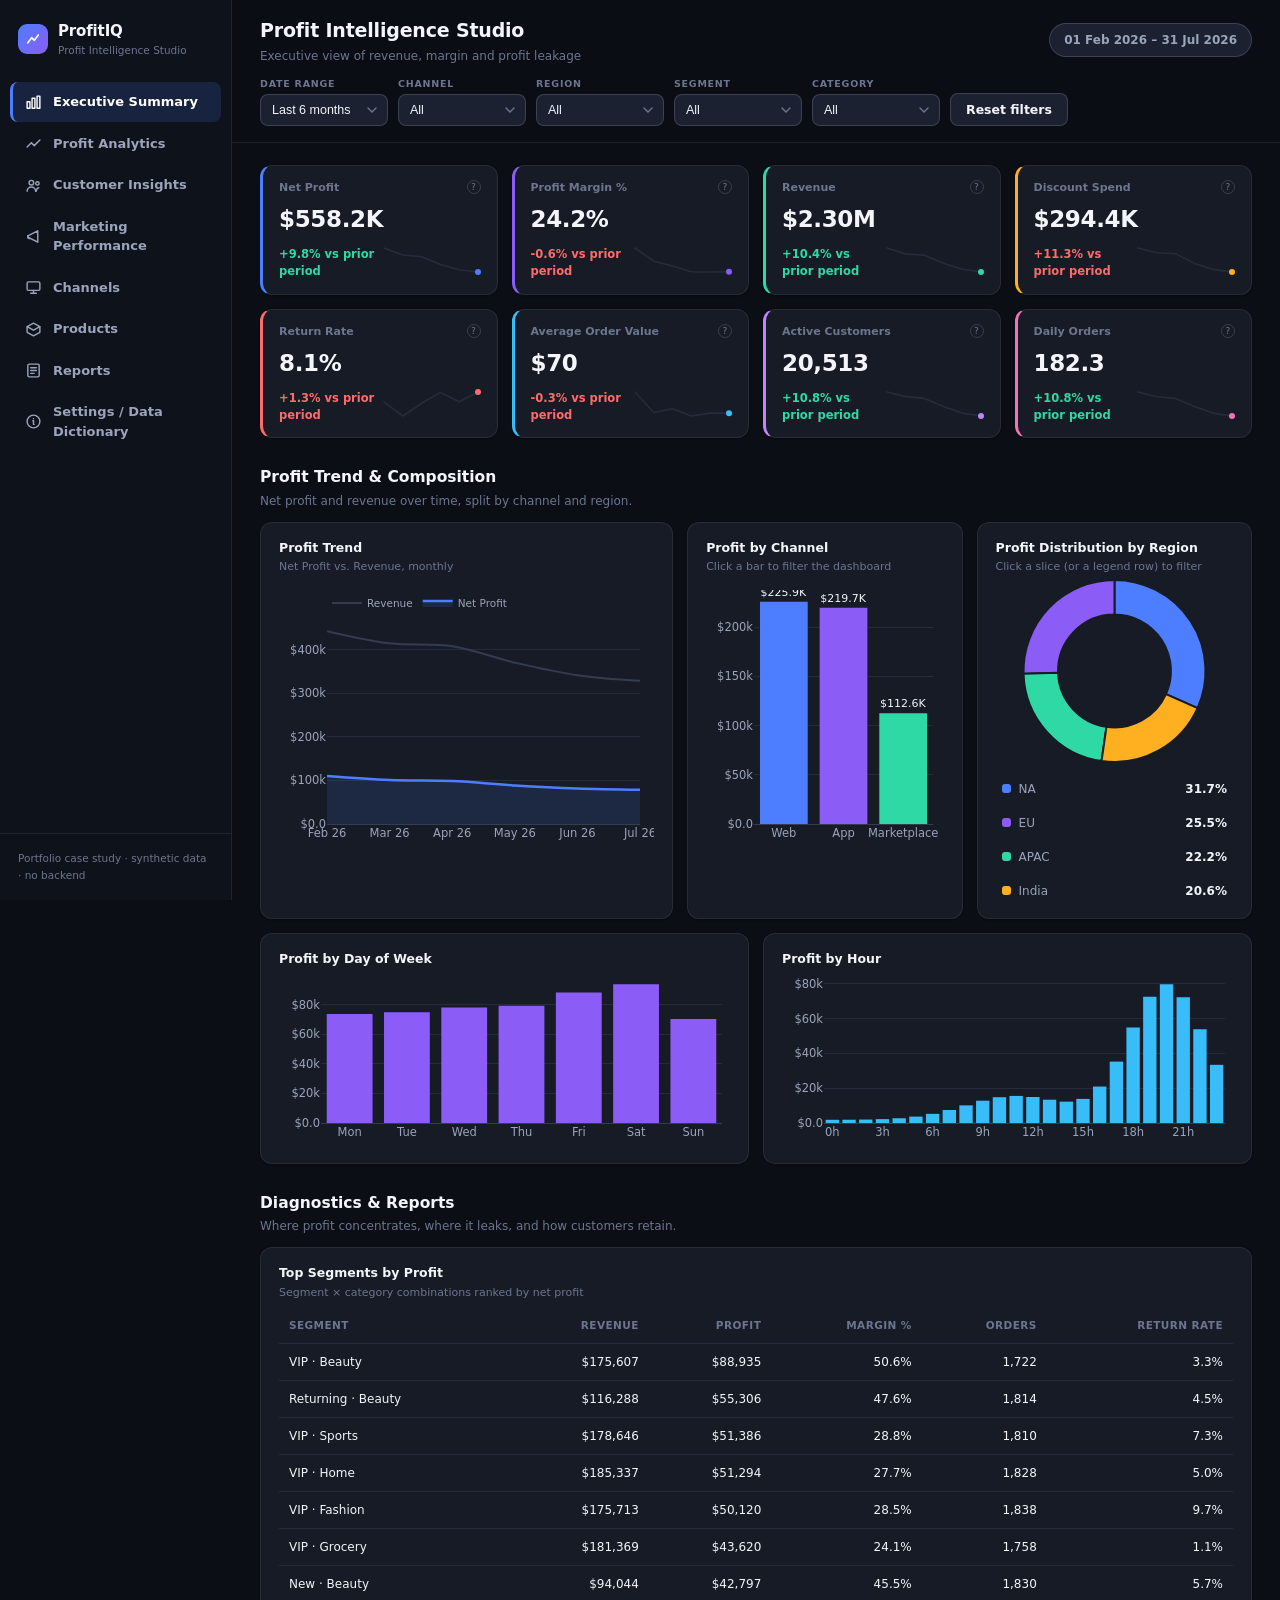
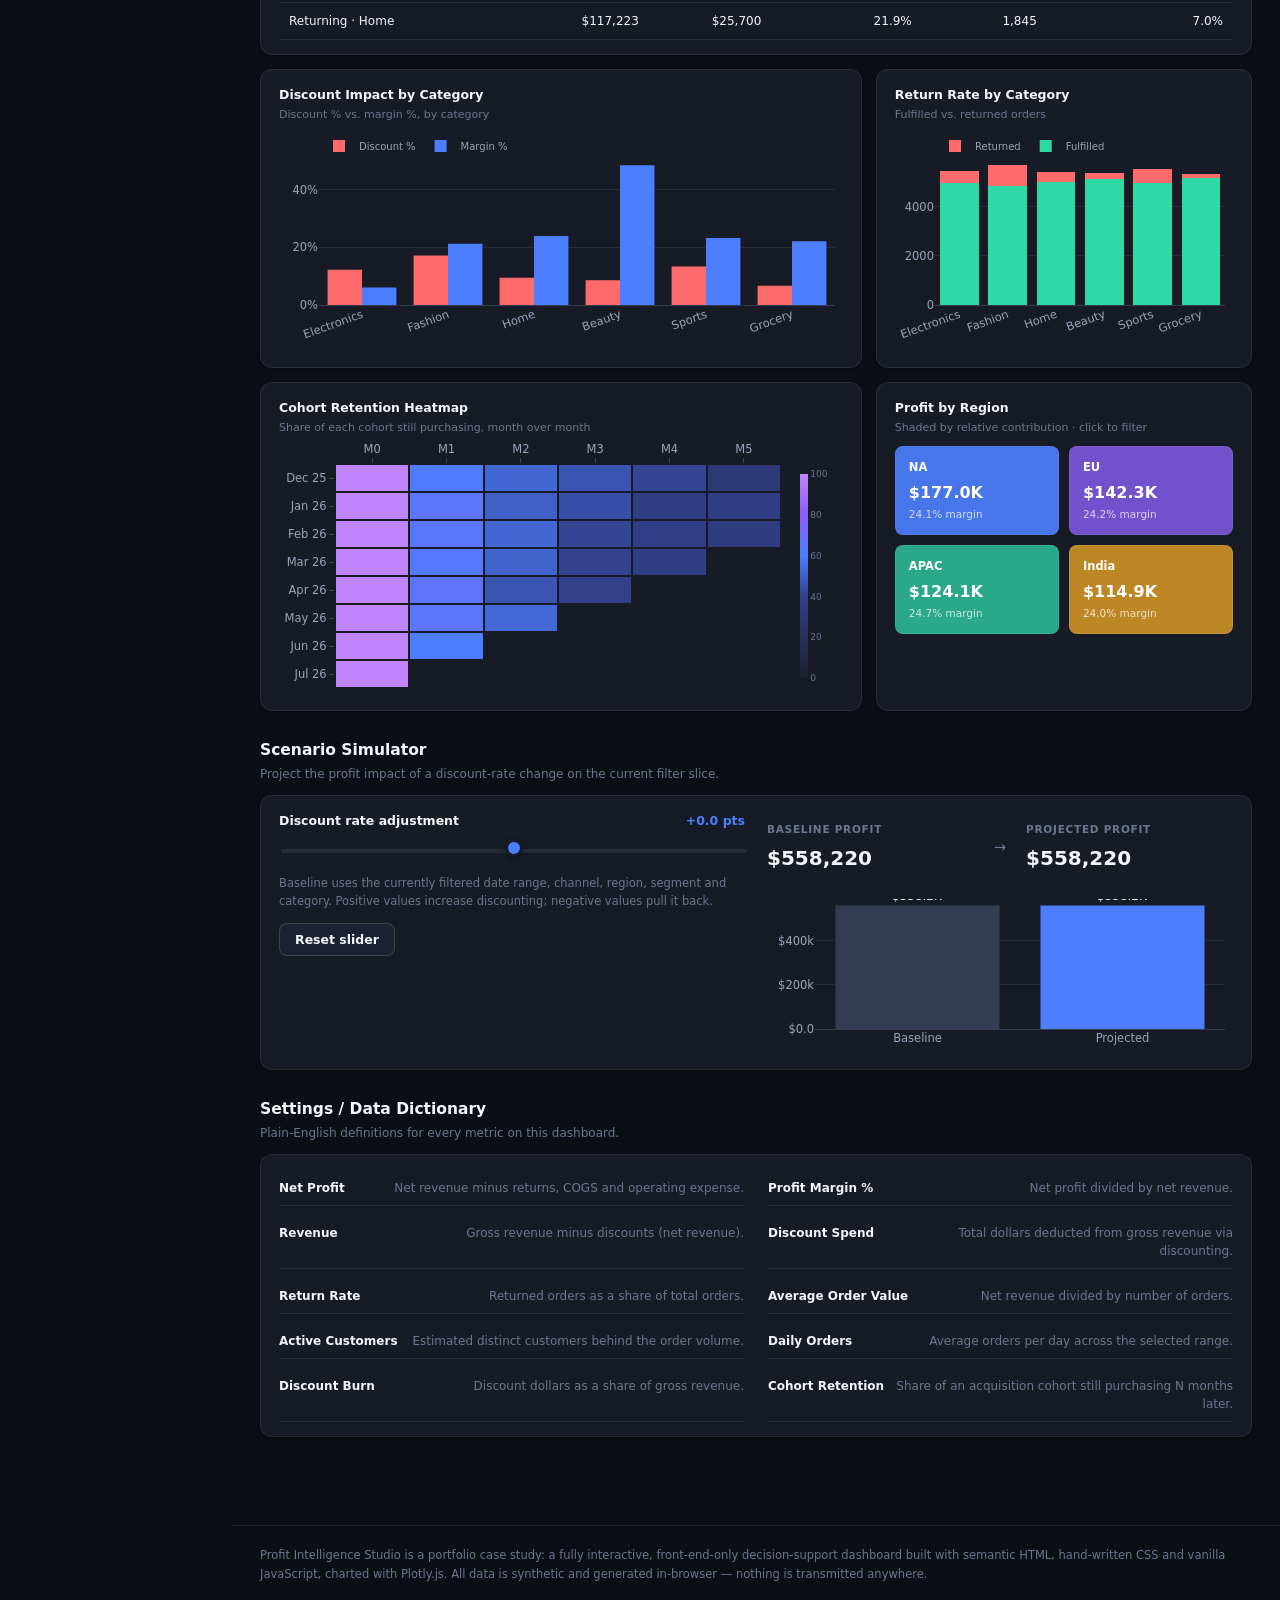
<file: Reva Arora Portfolio 3/profit-intelligence-studio/profit-intelligence-studio.html>
<!DOCTYPE html>
<html lang="en">
<head>
<meta charset="UTF-8">
<meta name="viewport" content="width=device-width, initial-scale=1.0">
<title>Profit Intelligence Studio &mdash; Executive Profit Analytics</title>
<meta name="description" content="A dense, Razorpay-style executive profit analytics dashboard for e-commerce: revenue, margin, discount burn, returns and channel/region profitability in one view.">
<script src="https://cdn.plot.ly/plotly-latest.min.js"></script>
<style>
/* =====================================================================
   DESIGN TOKENS -- dark, saturated blue/purple accents, warm negative
   ===================================================================== */
:root{
  --page:            #0b0e14;
  --sidebar-bg:       #0e121a;
  --surface-1:       #161b25;
  --surface-2:       #1b2130;
  --surface-3:       #212939;
  --text-primary:    #f3f5fa;
  --text-secondary:  #9aa4ba;
  --text-muted:      #6c7690;
  --border:          rgba(255,255,255,0.08);
  --border-strong:   rgba(255,255,255,0.15);
  --grid-line:       #242c3c;
  --baseline:        #333c50;

  --series-1: #4C7EFF; /* blue    */
  --series-2: #8B5CF6; /* purple  */
  --series-3: #2ED9A6; /* teal    */
  --series-4: #FFB020; /* amber   */
  --series-5: #FF6B6B; /* coral   */
  --series-6: #38BDF8; /* sky     */
  --series-7: #C084FC; /* lilac   */
  --series-8: #F472B6; /* pink    */

  --status-good:     #2ED9A6;
  --status-warning:  #FFB020;
  --status-serious:  #FF8A5B;
  --status-critical: #FF6B6B;

  --accent: #4C7EFF;
  --accent-ink: #ffffff;

  --radius-sm: 8px;
  --radius-md: 12px;
  --radius-lg: 16px;
  --shadow-rest: 0 1px 2px rgba(0,0,0,0.3);
  --shadow-hover: 0 18px 40px rgba(0,0,0,0.45), 0 2px 8px rgba(0,0,0,0.3);
  --ease: cubic-bezier(.2,.7,.3,1);
}
*,*::before,*::after{ box-sizing:border-box; }
html{ scroll-behavior:smooth; }
body{
  margin:0; background:var(--page); color:var(--text-primary);
  font-family: system-ui, -apple-system, "Segoe UI", sans-serif;
  font-size:14.5px; line-height:1.5; -webkit-font-smoothing:antialiased;
}
h1,h2,h3,h4,p{ margin:0; }
button{ font-family:inherit; }
.kicker{ font-size:10.5px; font-weight:700; letter-spacing:.1em; text-transform:uppercase; color:var(--text-muted); }

/* =====================================================================
   APP SHELL: sidebar + main column
   ===================================================================== */
.shell{ display:flex; min-height:100vh; }
.sidebar{
  width:232px; flex:none; background:var(--sidebar-bg); border-right:1px solid var(--border);
  position:sticky; top:0; height:100vh; overflow-y:auto; display:flex; flex-direction:column;
}
.side-brand{ display:flex; align-items:center; gap:10px; padding:20px 18px 16px; }
.side-brand .mark{ width:30px; height:30px; border-radius:9px; background:linear-gradient(135deg, var(--series-1), var(--series-2)); display:grid; place-items:center; flex:none; }
.side-brand .mark svg{ width:16px; height:16px; }
.side-brand .name{ font-weight:750; font-size:15px; letter-spacing:-0.01em; }
.side-brand .sub{ font-size:10.5px; color:var(--text-muted); }
.side-nav{ padding:8px 10px; display:flex; flex-direction:column; gap:2px; flex:1; }
.side-link{
  display:flex; align-items:center; gap:11px; padding:10px 12px; border-radius:var(--radius-sm);
  color:var(--text-secondary); text-decoration:none; font-size:13px; font-weight:600; cursor:pointer;
  border-left:3px solid transparent; transition:background .15s, color .15s;
}
.side-link svg{ width:17px; height:17px; flex:none; }
.side-link:hover{ background:var(--surface-1); color:var(--text-primary); }
.side-link.active{ background:color-mix(in srgb, var(--accent) 16%, transparent); color:#ffffff; border-left-color:var(--accent); }
.side-foot{ padding:16px 18px; border-top:1px solid var(--border); font-size:10.5px; color:var(--text-muted); line-height:1.6; }

.main-col{ flex:1; min-width:0; display:flex; flex-direction:column; }

/* =====================================================================
   TOP BAR
   ===================================================================== */
.topbar{ position:sticky; top:0; z-index:40; background:color-mix(in srgb, var(--page) 92%, transparent); backdrop-filter:blur(12px); border-bottom:1px solid var(--border); padding:16px 28px; }
.topbar-row1{ display:flex; align-items:center; justify-content:space-between; gap:16px; flex-wrap:wrap; margin-bottom:12px; }
.topbar-title h1{ font-size:19px; font-weight:750; letter-spacing:-0.01em; }
.topbar-title .sub{ font-size:12px; color:var(--text-muted); margin-top:2px; }
.date-badge{ background:var(--surface-2); border:1px solid var(--border-strong); border-radius:999px; padding:7px 14px; font-size:12px; font-weight:650; color:var(--text-secondary); }
.topbar-row2{ display:flex; align-items:center; gap:10px; flex-wrap:wrap; }
.filter-field{ display:flex; flex-direction:column; gap:3px; }
.filter-field label{ font-size:9.5px; font-weight:700; letter-spacing:.08em; text-transform:uppercase; color:var(--text-muted); }
.filter-field select{
  appearance:none; -webkit-appearance:none; background:var(--surface-2) url('data:image/svg+xml;utf8,<svg xmlns="http://www.w3.org/2000/svg" width="10" height="6"><path d="M1 1l4 4 4-4" stroke="%236c7690" stroke-width="1.4" fill="none" stroke-linecap="round"/></svg>') no-repeat right 10px center;
  border:1px solid var(--border-strong); border-radius:var(--radius-sm); padding:8px 28px 8px 11px; font-size:12.5px; color:var(--text-primary); min-width:128px; cursor:pointer;
}
.filter-field select:focus-visible{ outline:2px solid var(--accent); outline-offset:1px; }
.btn{ appearance:none; border:1px solid var(--border-strong); border-radius:var(--radius-sm); cursor:pointer; font-weight:650; font-size:12.5px; padding:8px 15px; background:var(--surface-2); color:var(--text-primary); transition:background .15s, transform .15s, box-shadow .15s; }
.btn:hover{ background:var(--surface-3); }
.btn-primary{ background:var(--accent); border-color:var(--accent); color:var(--accent-ink); }
.btn-primary:hover{ transform:translateY(-1px); box-shadow:var(--shadow-hover); }

/* =====================================================================
   MAIN CONTENT
   ===================================================================== */
main{ padding:22px 28px 60px; flex:1; }
section{ margin-bottom:28px; }
.section-title{ display:flex; align-items:baseline; justify-content:space-between; margin-bottom:12px; flex-wrap:wrap; gap:8px; }
.section-title h2{ font-size:15.5px; font-weight:700; }
.section-title p{ font-size:12px; color:var(--text-muted); margin-top:2px; }

.card{
  background:var(--surface-1); border:1px solid var(--border); border-radius:var(--radius-md);
  padding:16px 18px 14px; box-shadow:var(--shadow-rest); transition:box-shadow .2s var(--ease), transform .2s var(--ease);
  position:relative;
}
.card:hover{ box-shadow:var(--shadow-hover); }
.card-title{ font-size:12.5px; font-weight:700; color:var(--text-primary); display:flex; align-items:center; gap:6px; }
.card-sub{ font-size:11px; color:var(--text-muted); margin-top:2px; }

/* =====================================================================
   KPI ROW
   ===================================================================== */
.kpi-row{ display:grid; grid-template-columns:repeat(4, 1fr); gap:14px; }
@media (max-width:1200px){ .kpi-row{ grid-template-columns:repeat(2,1fr); } }
@media (max-width:560px){ .kpi-row{ grid-template-columns:1fr; } }
.kpi-card{ padding:14px 16px 12px; cursor:default; }
.kpi-top{ display:flex; justify-content:space-between; align-items:flex-start; }
.kpi-label{ font-size:11px; font-weight:650; color:var(--text-muted); }
.info-dot{ width:14px; height:14px; border-radius:50%; border:1px solid var(--border-strong); color:var(--text-muted); font-size:9px; display:grid; place-items:center; flex:none; cursor:default; }
.kpi-tip{ position:absolute; right:14px; top:34px; opacity:0; pointer-events:none; transform:translateY(4px); transition:opacity .15s, transform .15s; background:#000; color:#fff; font-size:11px; padding:8px 10px; border-radius:8px; max-width:200px; z-index:6; box-shadow:var(--shadow-hover); }
.info-dot:hover + .kpi-tip{ opacity:1; transform:translateY(0); pointer-events:auto; }
.kpi-value{ font-size:23px; font-weight:750; letter-spacing:-0.015em; margin-top:6px; }
.kpi-foot{ display:flex; justify-content:space-between; align-items:center; margin-top:8px; }
.kpi-delta{ font-size:11.5px; font-weight:700; }
.kpi-delta.up{ color:var(--status-good); } .kpi-delta.down{ color:var(--status-critical); } .kpi-delta.flat{ color:var(--text-muted); }

/* Colorful left accent per KPI, rotating through the palette */
.kpi-row .kpi-card:nth-child(1){ border-left:3px solid var(--series-1); }
.kpi-row .kpi-card:nth-child(2){ border-left:3px solid var(--series-2); }
.kpi-row .kpi-card:nth-child(3){ border-left:3px solid var(--series-3); }
.kpi-row .kpi-card:nth-child(4){ border-left:3px solid var(--series-4); }
.kpi-row .kpi-card:nth-child(5){ border-left:3px solid var(--series-5); }
.kpi-row .kpi-card:nth-child(6){ border-left:3px solid var(--series-6); }
.kpi-row .kpi-card:nth-child(7){ border-left:3px solid var(--series-7); }
.kpi-row .kpi-card:nth-child(8){ border-left:3px solid var(--series-8); }

/* =====================================================================
   CHART BANDS
   ===================================================================== */
.band-grid-main{ display:grid; grid-template-columns:1.5fr 1fr 1fr; gap:14px; margin-bottom:14px; }
@media (max-width:1200px){ .band-grid-main{ grid-template-columns:1fr; } }
.band-grid-secondary{ display:grid; grid-template-columns:1fr 1fr; gap:14px; }
@media (max-width:900px){ .band-grid-secondary{ grid-template-columns:1fr; } }
.lower-band{ display:grid; grid-template-columns:1.6fr 1fr; gap:14px; }
@media (max-width:1200px){ .lower-band{ grid-template-columns:1fr; } }
.lower-band .span-2{ grid-column:1 / -1; }
.chart-el{ width:100%; }
.donut-legend{ display:flex; flex-direction:column; gap:8px; margin-top:10px; }
.donut-legend-row{ display:flex; align-items:center; justify-content:space-between; font-size:12px; cursor:pointer; padding:4px 6px; border-radius:6px; transition:background .15s; }
.donut-legend-row:hover{ background:var(--surface-2); }
.donut-legend-row .lg-left{ display:flex; align-items:center; gap:8px; color:var(--text-secondary); }
.donut-legend-row .lg-dot{ width:9px; height:9px; border-radius:3px; flex:none; }
.donut-legend-row .lg-val{ font-weight:700; color:var(--text-primary); font-variant-numeric:tabular-nums; }

/* =====================================================================
   TABLE
   ===================================================================== */
table.data-table{ width:100%; border-collapse:collapse; font-size:12px; }
table.data-table th, table.data-table td{ text-align:right; padding:9px 10px; border-bottom:1px solid var(--grid-line); font-variant-numeric:tabular-nums; }
table.data-table th:first-child, table.data-table td:first-child{ text-align:left; font-variant-numeric:normal; }
table.data-table th{ color:var(--text-muted); font-weight:700; font-size:10.5px; text-transform:uppercase; letter-spacing:.04em; }
table.data-table tbody tr{ transition:background .15s; }
table.data-table tbody tr:hover{ background:var(--surface-2); }
table.data-table tbody tr.highlight{ background:color-mix(in srgb, var(--accent) 14%, transparent); }

/* =====================================================================
   REGION TILES
   ===================================================================== */
.region-tiles{ display:grid; grid-template-columns:repeat(2,1fr); gap:10px; }
.region-tile{ border-radius:var(--radius-sm); padding:12px 13px; border:1px solid var(--border); cursor:pointer; transition:transform .15s, box-shadow .15s; }
.region-tile:hover{ transform:translateY(-2px); box-shadow:var(--shadow-hover); }
.region-tile .rt-name{ font-size:11.5px; font-weight:700; color:#fff; }
.region-tile .rt-val{ font-size:16px; font-weight:750; color:#fff; margin-top:4px; }
.region-tile .rt-sub{ font-size:10.5px; color:rgba(255,255,255,.75); margin-top:2px; }

/* =====================================================================
   SIMULATOR
   ===================================================================== */
.sim-card{ display:grid; grid-template-columns:1fr 1fr; gap:22px; }
@media (max-width:900px){ .sim-card{ grid-template-columns:1fr; } }
.sim-control label{ display:flex; justify-content:space-between; font-size:12.5px; font-weight:700; margin-bottom:8px; }
.sim-control label span{ color:var(--accent); font-variant-numeric:tabular-nums; }
input[type="range"]{ -webkit-appearance:none; width:100%; height:4px; border-radius:999px; background:var(--grid-line); outline:none; }
input[type="range"]::-webkit-slider-thumb{ -webkit-appearance:none; width:18px; height:18px; border-radius:50%; background:var(--accent); border:3px solid var(--surface-1); box-shadow:0 1px 4px rgba(0,0,0,.4); cursor:pointer; margin-top:-7px; }
input[type="range"]::-moz-range-thumb{ width:18px; height:18px; border-radius:50%; background:var(--accent); border:3px solid var(--surface-1); cursor:pointer; }
.sim-compare{ display:flex; gap:20px; margin-top:10px; }
.sim-compare .col{ flex:1; }
.sim-compare .lab{ font-size:10.5px; text-transform:uppercase; letter-spacing:.07em; color:var(--text-muted); font-weight:700; }
.sim-compare .num{ font-size:20px; font-weight:750; margin-top:6px; }
.sim-arrow{ align-self:center; color:var(--text-muted); }
.sim-note{ font-size:11.5px; color:var(--text-muted); margin-top:14px; line-height:1.6; }

/* =====================================================================
   DATA DICTIONARY
   ===================================================================== */
.dict-grid{ display:grid; grid-template-columns:repeat(2,1fr); gap:10px 24px; }
@media (max-width:800px){ .dict-grid{ grid-template-columns:1fr; } }
.dict-row{ display:flex; justify-content:space-between; padding:8px 0; border-bottom:1px solid var(--grid-line); font-size:12px; gap:12px; }
.dict-row .term{ font-weight:700; color:var(--text-primary); flex:none; }
.dict-row .def{ color:var(--text-muted); text-align:right; }

footer{ padding:20px 28px 40px; border-top:1px solid var(--border); font-size:11.5px; color:var(--text-muted); line-height:1.7; }

/* Mobile: collapse sidebar to icon rail */
@media (max-width:860px){
  .sidebar{ width:64px; }
  .side-brand .name, .side-brand .sub, .side-link span.label{ display:none; }
  .side-brand{ justify-content:center; padding:18px 0; }
  .side-link{ justify-content:center; padding:12px 0; }
  main{ padding:18px 14px 50px; }
  .topbar{ padding:14px 16px; }
}
</style>
</head>
<body>
<div class="shell">

  <!-- =====================================================================
       LEFT SIDEBAR NAVIGATION
       ===================================================================== -->
  <nav class="sidebar" id="sidebar">
    <div class="side-brand">
      <span class="mark"><svg viewBox="0 0 24 24" fill="none"><path d="M4 18L10 10L14 14L20 6" stroke="white" stroke-width="2.4" stroke-linecap="round" stroke-linejoin="round"/></svg></span>
      <div><div class="name">ProfitIQ</div><div class="sub">Profit Intelligence Studio</div></div>
    </div>
    <div class="side-nav" id="sideNav">
      <a class="side-link active" data-scroll="kpi-executive"><svg viewBox="0 0 24 24" fill="none" stroke="currentColor" stroke-width="2" stroke-linecap="round" stroke-linejoin="round"><rect x="3" y="11" width="4" height="9"/><rect x="10" y="6" width="4" height="14"/><rect x="17" y="3" width="4" height="17"/></svg><span class="label">Executive Summary</span></a>
      <a class="side-link" data-scroll="profit-analytics"><svg viewBox="0 0 24 24" fill="none" stroke="currentColor" stroke-width="2" stroke-linecap="round" stroke-linejoin="round"><path d="M3 17l6-6 4 4 8-8"/></svg><span class="label">Profit Analytics</span></a>
      <a class="side-link" data-scroll="customer-insights"><svg viewBox="0 0 24 24" fill="none" stroke="currentColor" stroke-width="2" stroke-linecap="round" stroke-linejoin="round"><circle cx="9" cy="8" r="3.2"/><path d="M3 20c0-3.3 2.7-6 6-6s6 2.7 6 6"/><circle cx="17.5" cy="9" r="2.4"/><path d="M15.7 20c.4-2.7 2.4-4.7 3.8-4.9"/></svg><span class="label">Customer Insights</span></a>
      <a class="side-link" data-scroll="marketing-performance"><svg viewBox="0 0 24 24" fill="none" stroke="currentColor" stroke-width="2" stroke-linecap="round" stroke-linejoin="round"><path d="M4 11l14-7v16L4 13z"/><path d="M4 11v2a2 2 0 002 2h1"/></svg><span class="label">Marketing Performance</span></a>
      <a class="side-link" data-scroll="channels"><svg viewBox="0 0 24 24" fill="none" stroke="currentColor" stroke-width="2" stroke-linecap="round" stroke-linejoin="round"><rect x="3" y="4" width="18" height="12" rx="2"/><path d="M8 20h8M12 16v4"/></svg><span class="label">Channels</span></a>
      <a class="side-link" data-scroll="products"><svg viewBox="0 0 24 24" fill="none" stroke="currentColor" stroke-width="2" stroke-linecap="round" stroke-linejoin="round"><path d="M21 8l-9-5-9 5 9 5 9-5z"/><path d="M3 8v8l9 5 9-5V8"/></svg><span class="label">Products</span></a>
      <a class="side-link" data-scroll="reports"><svg viewBox="0 0 24 24" fill="none" stroke="currentColor" stroke-width="2" stroke-linecap="round" stroke-linejoin="round"><rect x="4" y="3" width="16" height="18" rx="2"/><path d="M8 8h8M8 12h8M8 16h5"/></svg><span class="label">Reports</span></a>
      <a class="side-link" data-scroll="data-dictionary"><svg viewBox="0 0 24 24" fill="none" stroke="currentColor" stroke-width="2" stroke-linecap="round" stroke-linejoin="round"><circle cx="12" cy="12" r="9"/><path d="M12 8v.01M11 11h1v5h1"/></svg><span class="label">Settings / Data Dictionary</span></a>
    </div>
    <div class="side-foot">Portfolio case study &middot; synthetic data &middot; no backend</div>
  </nav>

  <div class="main-col">

    <!-- ===================================================================
         TOP BAR
         =================================================================== -->
    <header class="topbar">
      <div class="topbar-row1">
        <div class="topbar-title">
          <h1>Profit Intelligence Studio</h1>
          <div class="sub">Executive view of revenue, margin and profit leakage</div>
        </div>
        <div style="display:flex; align-items:center; gap:10px;">
          <span class="date-badge" id="dateBadge">01 Apr 2024 &ndash; 30 Apr 2024</span>
        </div>
      </div>
      <div class="topbar-row2">
        <div class="filter-field">
          <label for="fDate">Date range</label>
          <select id="fDate">
            <option value="1">Last 1 month</option>
            <option value="3">Last 3 months</option>
            <option value="6" selected>Last 6 months</option>
            <option value="12">Last 12 months</option>
            <option value="24">All 24 months</option>
          </select>
        </div>
        <div class="filter-field"><label for="fChannel">Channel</label><select id="fChannel"><option value="all">All</option></select></div>
        <div class="filter-field"><label for="fRegion">Region</label><select id="fRegion"><option value="all">All</option></select></div>
        <div class="filter-field"><label for="fSegment">Segment</label><select id="fSegment"><option value="all">All</option></select></div>
        <div class="filter-field"><label for="fCategory">Category</label><select id="fCategory"><option value="all">All</option></select></div>
        <button class="btn" id="resetFilters" style="margin-top:16px;">Reset filters</button>
      </div>
    </header>

    <main>

      <!-- =================================================================
           KPI ROW
           ================================================================= -->
      <section class="kpi-row" id="kpi-executive"></section>

      <!-- =================================================================
           MIDDLE CHART BAND
           ================================================================= -->
      <section id="profit-analytics">
        <div class="section-title"><div><h2>Profit Trend &amp; Composition</h2><p>Net profit and revenue over time, split by channel and region.</p></div></div>
        <div class="band-grid-main">
          <div class="card">
            <div class="card-title">Profit Trend</div>
            <div class="card-sub">Net Profit vs. Revenue, monthly</div>
            <div id="trendChart" class="chart-el" style="height:280px;"></div>
          </div>
          <div class="card" id="channels">
            <div class="card-title">Profit by Channel</div>
            <div class="card-sub">Click a bar to filter the dashboard</div>
            <div id="channelChart" class="chart-el" style="height:280px;"></div>
          </div>
          <div class="card">
            <div class="card-title">Profit Distribution by Region</div>
            <div class="card-sub">Click a slice (or a legend row) to filter</div>
            <div id="regionDonut" class="chart-el" style="height:190px;"></div>
            <div class="donut-legend" id="regionLegend"></div>
          </div>
        </div>
        <div class="band-grid-secondary">
          <div class="card">
            <div class="card-title">Profit by Day of Week</div>
            <div id="dowChart" class="chart-el" style="height:180px;"></div>
          </div>
          <div class="card">
            <div class="card-title">Profit by Hour</div>
            <div id="hourChart" class="chart-el" style="height:180px;"></div>
          </div>
        </div>
      </section>

      <!-- =================================================================
           LOWER BAND -- TABLES & DIAGNOSTICS
           ================================================================= -->
      <section>
        <div class="section-title"><div><h2>Diagnostics &amp; Reports</h2><p>Where profit concentrates, where it leaks, and how customers retain.</p></div></div>
        <div class="lower-band">
          <div class="card span-2" id="reports">
            <div class="card-title">Top Segments by Profit</div>
            <div class="card-sub">Segment &times; category combinations ranked by net profit</div>
            <div style="overflow-x:auto; margin-top:8px;">
              <table class="data-table" id="segmentsTable">
                <thead><tr><th>Segment</th><th>Revenue</th><th>Profit</th><th>Margin %</th><th>Orders</th><th>Return Rate</th></tr></thead>
                <tbody></tbody>
              </table>
            </div>
          </div>
          <div class="card" id="products">
            <div class="card-title">Discount Impact by Category</div>
            <div class="card-sub">Discount % vs. margin %, by category</div>
            <div id="discountImpactChart" class="chart-el" style="height:230px;"></div>
          </div>
          <div class="card">
            <div class="card-title">Return Rate by Category</div>
            <div class="card-sub">Fulfilled vs. returned orders</div>
            <div id="returnRateChart" class="chart-el" style="height:230px;"></div>
          </div>
          <div class="card" id="customer-insights">
            <div class="card-title">Cohort Retention Heatmap</div>
            <div class="card-sub">Share of each cohort still purchasing, month over month</div>
            <div id="cohortChart" class="chart-el" style="height:260px;"></div>
          </div>
          <div class="card">
            <div class="card-title">Profit by Region</div>
            <div class="card-sub">Shaded by relative contribution &middot; click to filter</div>
            <div class="region-tiles" id="regionTiles" style="margin-top:10px;"></div>
          </div>
        </div>
      </section>

      <!-- =================================================================
           SCENARIO SIMULATOR
           ================================================================= -->
      <section id="marketing-performance">
        <div class="section-title"><div><h2>Scenario Simulator</h2><p>Project the profit impact of a discount-rate change on the current filter slice.</p></div></div>
        <div class="card sim-card">
          <div>
            <div class="sim-control">
              <label>Discount rate adjustment <span id="discSliderVal">+0.0 pts</span></label>
              <input type="range" id="discSlider" min="-10" max="10" step="0.5" value="0">
            </div>
            <div class="sim-note">Baseline uses the currently filtered date range, channel, region, segment and category. Positive values increase discounting; negative values pull it back.</div>
            <button class="btn" id="simReset" style="margin-top:12px;">Reset slider</button>
          </div>
          <div>
            <div class="sim-compare">
              <div class="col"><div class="lab">Baseline profit</div><div class="num" id="simBaseline">&mdash;</div></div>
              <div class="sim-arrow">&rarr;</div>
              <div class="col"><div class="lab">Projected profit</div><div class="num" id="simProjected">&mdash;</div></div>
            </div>
            <div id="simChart" style="height:170px; margin-top:12px;"></div>
          </div>
        </div>
      </section>

      <!-- =================================================================
           DATA DICTIONARY
           ================================================================= -->
      <section class="data-dictionary" id="data-dictionary">
        <div class="section-title"><div><h2>Settings / Data Dictionary</h2><p>Plain-English definitions for every metric on this dashboard.</p></div></div>
        <div class="card">
          <div class="dict-grid" id="dictGrid"></div>
        </div>
      </section>

    </main>

    <footer>
      Profit Intelligence Studio is a portfolio case study: a fully interactive, front-end-only decision-support dashboard built with semantic HTML, hand-written CSS and vanilla JavaScript, charted with Plotly.js. All data is synthetic and generated in-browser &mdash; nothing is transmitted anywhere.
    </footer>
  </div>
</div>

<script>
/* =====================================================================
   SECTION: SYNTHETIC DATA GENERATION (deterministic / seeded)
   ===================================================================== */
function mulberry32(seed){
  return function(){
    seed |= 0; seed = (seed + 0x6D2B79F5) | 0;
    let t = Math.imul(seed ^ (seed >>> 15), 1 | seed);
    t = (t + Math.imul(t ^ (t >>> 7), 61 | t)) ^ t;
    return ((t ^ (t >>> 14)) >>> 0) / 4294967296;
  };
}
const rng = mulberry32(20260724);

const CATEGORIES = [
  {id:'electronics', name:'Electronics',  cogsRate:0.63, returnRate:0.10, discountBase:0.13},
  {id:'fashion',      name:'Fashion',      cogsRate:0.42, returnRate:0.16, discountBase:0.18},
  {id:'home',         name:'Home',         cogsRate:0.51, returnRate:0.08, discountBase:0.10},
  {id:'beauty',       name:'Beauty',       cogsRate:0.31, returnRate:0.05, discountBase:0.09},
  {id:'sports',       name:'Sports',       cogsRate:0.46, returnRate:0.12, discountBase:0.14},
  {id:'grocery',      name:'Grocery',      cogsRate:0.58, returnRate:0.03, discountBase:0.07},
];
const CHANNELS = [
  {id:'web',         name:'Web',         discountMult:1.0, opexRate:0.12, weight:1.3},
  {id:'app',         name:'App',         discountMult:0.85, opexRate:0.10, weight:1.15},
  {id:'marketplace', name:'Marketplace', discountMult:1.6, opexRate:0.15, weight:1.05},
];
const REGIONS = [
  {id:'na',    name:'NA',    weight:1.3},
  {id:'eu',    name:'EU',    weight:1.05},
  {id:'apac',  name:'APAC',  weight:0.9},
  {id:'india', name:'India', weight:0.85},
];
const SEGMENTS = [
  {id:'new',       name:'New',       discAdj:1.1,  returnAdj:1.2, aovAdj:0.85},
  {id:'returning', name:'Returning', discAdj:1.0,  returnAdj:0.9, aovAdj:1.05},
  {id:'vip',       name:'VIP',       discAdj:0.6,  returnAdj:0.6, aovAdj:1.6},
];

const TODAY = new Date(2026,6,24);
const MONTHS = Array.from({length:24}, (_,i)=>{
  const d = new Date(TODAY.getFullYear(), TODAY.getMonth() - (23-i), 1);
  return { index:i, label:d.toLocaleDateString('en-US',{month:'short', year:'2-digit'}), date:d };
});

const RECORDS = [];
MONTHS.forEach(month=>{
  const growth = 1 + month.index * 0.0055;
  const seasonal = 1 + 0.16 * Math.sin(((month.index - 3) / 12) * Math.PI * 2);
  CATEGORIES.forEach(cat=>{
    CHANNELS.forEach(ch=>{
      REGIONS.forEach(reg=>{
        SEGMENTS.forEach(seg=>{
          const base = (700 + rng()*1100) * ch.weight * reg.weight * seg.aovAdj * growth * seasonal;
          const grossRevenue = Math.round(base);
          let discountPct = cat.discountBase * ch.discountMult * seg.discAdj * (0.82 + rng()*0.36);
          discountPct = Math.min(0.42, Math.max(0.02, discountPct));
          const discountAmt = grossRevenue * discountPct;
          const netRevenue = grossRevenue - discountAmt;
          let returnRatePct = cat.returnRate * seg.returnAdj * (0.75 + rng()*0.5);
          returnRatePct = Math.min(0.4, Math.max(0.01, returnRatePct));
          const returnsAmt = netRevenue * returnRatePct;
          const cogs = grossRevenue * cat.cogsRate * (0.94 + rng()*0.12);
          const opex = grossRevenue * ch.opexRate;
          const netProfit = netRevenue - returnsAmt - cogs - opex;
          const orders = Math.max(1, Math.round(grossRevenue / (68 * seg.aovAdj)));
          RECORDS.push({
            m: month.index, categoryId: cat.id, channelId: ch.id, regionId: reg.id, segmentId: seg.id,
            grossRevenue, discountAmt, netRevenue, returnsAmt, cogs, opex, netProfit, orders,
            returnedOrders: Math.round(orders * returnRatePct), discountPct, returnRatePct,
          });
        });
      });
    });
  });
});

// Synthetic day-of-week / hour-of-day shapes for the two secondary bar charts.
// These scale to the currently filtered totals rather than being tied to
// per-record timestamps -- a deliberate simplification for these "flavor" charts.
const DOW_LABELS = ['Mon','Tue','Wed','Thu','Fri','Sat','Sun'];
const DOW_SHAPE = [0.132,0.134,0.140,0.142,0.158,0.168,0.126];
const HOUR_SHAPE = Array.from({length:24}, (_,h)=>{
  const morning = Math.exp(-((h-11)**2)/18);
  const evening = Math.exp(-((h-20)**2)/10);
  return 0.15*morning + 0.85*evening + 0.02;
});
const HOUR_SUM = HOUR_SHAPE.reduce((a,b)=>a+b,0);

const COHORT_MONTHS = MONTHS.slice(-8);
const COHORT_DEPTH = 6;
function buildCohortGrid(segmentFilter, channelFilter){
  const segAdj = segmentFilter === 'new' ? -4 : segmentFilter === 'vip' ? 8 : segmentFilter === 'returning' ? 5 : 0;
  const chAdj = channelFilter === 'marketplace' ? -3 : channelFilter === 'app' ? 3 : 0;
  return COHORT_MONTHS.map((cohort)=>{
    const cohortSeed = mulberry32(cohort.index * 97 + 11);
    const monthsAvailable = Math.min(COHORT_DEPTH, 23 - cohort.index + 1);
    const row = [];
    for(let k=0;k<COHORT_DEPTH;k++){
      if(k >= monthsAvailable){ row.push(null); continue; }
      if(k === 0){ row.push(100); continue; }
      const decay = [null,62,49,42,38,35][k] + segAdj + chAdj;
      const noise = (cohortSeed() - 0.5) * 8;
      row.push(Math.max(8, Math.min(98, Math.round(decay + noise))));
    }
    return row;
  });
}

/* =====================================================================
   SECTION: FORMATTERS
   ===================================================================== */
const fmtUSD = n => n>=1e6 ? '$'+(n/1e6).toFixed(2)+'M' : n>=1e3 ? '$'+(n/1e3).toFixed(1)+'K' : '$'+Math.round(n);
const fmtUSDFull = n => '$'+Math.round(n).toLocaleString('en-US');
const fmtPct = n => n.toFixed(1)+'%';
const fmtSigned = (n, unit) => (n>=0?'+':'') + n.toFixed(1) + (unit||'');
const fmtInt = n => Math.round(n).toLocaleString('en-US');

/* =====================================================================
   SECTION: THEME HELPERS FOR PLOTLY
   ===================================================================== */
function themeColors(){
  const cs = getComputedStyle(document.body);
  const v = name => cs.getPropertyValue(name).trim();
  return {
    surface: v('--surface-1'), text: v('--text-primary'), textSecondary: v('--text-secondary'),
    muted: v('--text-muted'), grid: v('--grid-line'), baseline: v('--baseline'),
    s1:v('--series-1'), s2:v('--series-2'), s3:v('--series-3'), s4:v('--series-4'),
    s5:v('--series-5'), s6:v('--series-6'), s7:v('--series-7'), s8:v('--series-8'),
    good:v('--status-good'), warn:v('--status-warning'), serious:v('--status-serious'), crit:v('--status-critical'),
  };
}
function baseLayout(extra){
  const t = themeColors();
  return Object.assign({
    paper_bgcolor: t.surface, plot_bgcolor: t.surface,
    font: { family: 'system-ui, -apple-system, "Segoe UI", sans-serif', color: t.textSecondary, size:11.5 },
    margin: { t:10, r:14, b:32, l:44 },
    hoverlabel: { bgcolor: '#000', font:{ color:'#fff', size:11.5 }, bordercolor: '#000' },
    showlegend:false,
  }, extra||{});
}
const plotlyConfig = { displayModeBar:false, responsive:true };

/* =====================================================================
   SECTION: STATE, FILTER PLUMBING, AGGREGATION
   ===================================================================== */
const state = { dateKey:'6', channel:'all', region:'all', segment:'all', category:'all', discAdj:0 };

function populateSelect(id, items){
  const sel = document.getElementById(id);
  items.forEach(it=>{ const o=document.createElement('option'); o.value=it.id; o.textContent=it.name; sel.appendChild(o); });
}
populateSelect('fChannel', CHANNELS);
populateSelect('fRegion', REGIONS);
populateSelect('fSegment', SEGMENTS);
populateSelect('fCategory', CATEGORIES);

function resolveRange(key){
  const lastIdx = 23;
  const n = parseInt(key,10);
  return [Math.max(0,lastIdx-n+1), lastIdx];
}
function updateDateBadge(){
  const [start,end] = resolveRange(state.dateKey);
  const fmt = d => d.toLocaleDateString('en-GB', {day:'2-digit', month:'short', year:'numeric'});
  const startDate = new Date(MONTHS[start].date);
  const endDate = new Date(MONTHS[end].date.getFullYear(), MONTHS[end].date.getMonth()+1, 0);
  document.getElementById('dateBadge').textContent = fmt(startDate) + ' – ' + fmt(endDate);
}

function filterRecords({start,end,channel,region,segment,category}){
  return RECORDS.filter(r =>
    r.m>=start && r.m<=end &&
    (channel==='all'||r.channelId===channel) &&
    (region==='all'||r.regionId===region) &&
    (segment==='all'||r.segmentId===segment) &&
    (category==='all'||r.categoryId===category)
  );
}
function aggregate(records){
  const a = { grossRevenue:0, discountAmt:0, netRevenue:0, returnsAmt:0, cogs:0, opex:0, netProfit:0, orders:0, returnedOrders:0 };
  records.forEach(r=>{
    a.grossRevenue += r.grossRevenue; a.discountAmt += r.discountAmt; a.netRevenue += r.netRevenue;
    a.returnsAmt += r.returnsAmt; a.cogs += r.cogs; a.opex += r.opex; a.netProfit += r.netProfit;
    a.orders += r.orders; a.returnedOrders += r.returnedOrders;
  });
  a.margin = a.netRevenue ? (a.netProfit/a.netRevenue)*100 : 0;
  a.discountBurnPct = a.grossRevenue ? (a.discountAmt/a.grossRevenue)*100 : 0;
  a.returnRatePct = a.orders ? (a.returnedOrders/a.orders)*100 : 0;
  a.avgOrderValue = a.orders ? a.netRevenue/a.orders : 0;
  a.activeCustomers = Math.round(a.orders / 1.6);
  const [start,end] = resolveRange(state.dateKey);
  const days = Math.max(1, (end-start+1) * 30);
  a.dailyOrders = a.orders / days;
  return a;
}
function currentFilterSet(){
  const [start,end] = resolveRange(state.dateKey);
  return { start, end, channel:state.channel, region:state.region, segment:state.segment, category:state.category };
}
function previousFilterSet(){
  const [start,end] = resolveRange(state.dateKey);
  const len = end-start+1;
  const pStart = Math.max(0, start-len), pEnd = start-1;
  if(pEnd < pStart) return null;
  return { start:pStart, end:pEnd, channel:state.channel, region:state.region, segment:state.segment, category:state.category };
}

/* =====================================================================
   SECTION: RENDER -- KPI ROW
   ===================================================================== */
function svgSparkline(values, color, mutedColor){
  const w=100,h=30,pad=3;
  const min = Math.min(...values), max = Math.max(...values);
  const scaleY = v => h-pad - ((v-min)/((max-min)||1))*(h-pad*2);
  const step = (w-pad*2)/(Math.max(1,values.length-1));
  const pts = values.map((v,i)=>[pad+i*step, scaleY(v)]);
  const path = pts.map((p,i)=> (i===0?'M':'L')+p[0].toFixed(1)+','+p[1].toFixed(1)).join(' ');
  const last = pts[pts.length-1];
  return `<svg width="${w}" height="${h}" viewBox="0 0 ${w} ${h}"><path d="${path}" fill="none" stroke="${mutedColor}" stroke-width="1.6" stroke-linecap="round" stroke-linejoin="round"/><circle cx="${last[0]}" cy="${last[1]}" r="3" fill="${color}"/></svg>`;
}
function monthlySeries(metricFn, filterSetBase, months){
  return months.map(mi=> metricFn(aggregate(filterRecords(Object.assign({}, filterSetBase, {start:mi, end:mi})))));
}
const KPI_TIPS = {
  'Net Profit':'Revenue left after discounts, returns, COGS and operating expense.',
  'Profit Margin %':'Net profit as a share of net (post-discount) revenue.',
  'Revenue':'Net revenue after discounts, before returns and costs.',
  'Discount Spend':'Total dollars given up to discounting, before returns/costs.',
  'Return Rate':'Share of orders that were returned.',
  'Average Order Value':'Net revenue divided by order count.',
  'Active Customers':'Estimated distinct customers behind the order count.',
  'Daily Orders':'Average orders placed per day in the selected range.',
};
function renderKPIs(){
  const t = themeColors();
  const cur = aggregate(filterRecords(currentFilterSet()));
  const prevSet = previousFilterSet();
  const prev = prevSet ? aggregate(filterRecords(prevSet)) : null;
  const [start,end] = resolveRange(state.dateKey);
  const win = []; for(let i=Math.max(0,end-5);i<=end;i++) win.push(i);
  const baseSet = { channel:state.channel, region:state.region, segment:state.segment, category:state.category };

  const pctDelta = (c,p) => p ? ((c-p)/Math.abs(p))*100 : 0;
  const dir = (c,p,goodUp=true) => { const d=c-p; if(Math.abs(d)<1e-9) return 'flat'; return (d>0)===goodUp ? 'up':'down'; };

  const cards = [
    { label:'Net Profit', value:fmtUSD(cur.netProfit), metric:a=>a.netProfit, goodUp:true },
    { label:'Profit Margin %', value:fmtPct(cur.margin), metric:a=>a.margin, goodUp:true },
    { label:'Revenue', value:fmtUSD(cur.netRevenue), metric:a=>a.netRevenue, goodUp:true },
    { label:'Discount Spend', value:fmtUSD(cur.discountAmt), metric:a=>a.discountAmt, goodUp:false },
    { label:'Return Rate', value:fmtPct(cur.returnRatePct), metric:a=>a.returnRatePct, goodUp:false },
    { label:'Average Order Value', value:fmtUSDFull(cur.avgOrderValue), metric:a=>a.avgOrderValue, goodUp:true },
    { label:'Active Customers', value:fmtInt(cur.activeCustomers), metric:a=>a.activeCustomers, goodUp:true },
    { label:'Daily Orders', value:cur.dailyOrders.toFixed(1), metric:a=>a.dailyOrders, goodUp:true },
  ];
  const colors = [t.s1,t.s2,t.s3,t.s4,t.s5,t.s6,t.s7,t.s8];
  const html = cards.map((c,i)=>{
    const series = monthlySeries(c.metric, baseSet, win);
    const spark = svgSparkline(series, colors[i], t.grid);
    const curV = c.metric(cur), prevV = prev ? c.metric(prev) : null;
    const d = prev ? pctDelta(curV,prevV) : null;
    const deltaLabel = prev ? `${fmtSigned(d,'%')} vs prior period` : 'No prior period';
    return `<div class="card kpi-card">
      <div class="kpi-top">
        <div class="kpi-label">${c.label}</div>
        <span class="info-dot" tabindex="0">?</span>
      </div>
      <div class="kpi-tip">${KPI_TIPS[c.label]}</div>
      <div class="kpi-value">${c.value}</div>
      <div class="kpi-foot">
        <span class="kpi-delta ${prev?dir(curV,prevV,c.goodUp):'flat'}">${deltaLabel}</span>
        <span>${spark}</span>
      </div>
    </div>`;
  }).join('');
  document.getElementById('kpi-executive').innerHTML = html;
}

/* =====================================================================
   SECTION: RENDER -- PROFIT TREND (big line)
   ===================================================================== */
function renderTrend(){
  const t = themeColors();
  const [start,end] = resolveRange(state.dateKey);
  const months = []; for(let i=start;i<=end;i++) months.push(i);
  const baseSet = { channel:state.channel, region:state.region, segment:state.segment, category:state.category };
  const profitSeries = months.map(mi=> aggregate(filterRecords(Object.assign({}, baseSet, {start:mi,end:mi}))).netProfit);
  const revenueSeries = months.map(mi=> aggregate(filterRecords(Object.assign({}, baseSet, {start:mi,end:mi}))).netRevenue);
  const labels = months.map(mi=>MONTHS[mi].label);
  const traces = [
    { type:'scatter', mode:'lines', name:'Revenue', x:labels, y:revenueSeries, line:{color:t.baseline, width:2, shape:'spline'}, hovertemplate:'%{x}<br>Revenue: $%{y:,.0f}<extra></extra>' },
    { type:'scatter', mode:'lines', name:'Net Profit', x:labels, y:profitSeries, line:{color:t.s1, width:2.5, shape:'spline'}, fill:'tozeroy', fillcolor:t.s1+'22', hovertemplate:'%{x}<br>Net Profit: $%{y:,.0f}<extra></extra>' },
  ];
  const layout = baseLayout({
    xaxis:{ gridcolor:'transparent' },
    yaxis:{ gridcolor:t.grid, zerolinecolor:t.baseline, tickprefix:'$', tickformat:'.2s' },
    showlegend:true, legend:{ orientation:'h', y:1.16, x:0, font:{size:10.5,color:t.textSecondary} },
    margin:{ t:24, r:14, b:32, l:48 },
  });
  Plotly.react('trendChart', traces, layout, plotlyConfig);
}

/* =====================================================================
   SECTION: RENDER -- PROFIT BY CHANNEL (click cross-filters)
   ===================================================================== */
function renderChannelChart(){
  const t = themeColors();
  const cur = currentFilterSet();
  const rows = CHANNELS.map((ch,i)=>{
    const a = aggregate(filterRecords(Object.assign({}, cur, {channel:ch.id})));
    return { name:ch.name, id:ch.id, profit:a.netProfit };
  });
  const colors = [t.s1,t.s2,t.s3,t.s4,t.s5,t.s6,t.s7,t.s8];
  const trace = {
    type:'bar', x:rows.map(r=>r.name), y:rows.map(r=>r.profit),
    marker:{ color: rows.map((r,i)=> state.channel!=='all' && state.channel!==r.id ? t.grid : colors[i]) },
    text:rows.map(r=>fmtUSD(r.profit)), textposition:'outside', textfont:{color:t.text,size:11},
    hovertemplate:'%{x}<br>Net profit: $%{y:,.0f}<extra></extra>',
  };
  const layout = baseLayout({
    xaxis:{ gridcolor:'transparent' },
    yaxis:{ gridcolor:t.grid, zerolinecolor:t.baseline, tickprefix:'$', tickformat:'.2s' },
    margin:{ t:14, r:10, b:32, l:48 },
  });
  Plotly.react('channelChart', [trace], layout, plotlyConfig);
  const el = document.getElementById('channelChart');
  el.removeAllListeners('plotly_click');
  el.on('plotly_click', ev=>{
    const ch = CHANNELS[ev.points[0].pointIndex];
    state.channel = state.channel===ch.id ? 'all' : ch.id;
    document.getElementById('fChannel').value = state.channel;
    renderAll();
  });
}

/* =====================================================================
   SECTION: RENDER -- PROFIT DISTRIBUTION BY REGION (donut, click cross-filters)
   ===================================================================== */
function renderRegionDonut(){
  const t = themeColors();
  const cur = currentFilterSet();
  const colors = [t.s1,t.s2,t.s3,t.s4,t.s5,t.s6,t.s7,t.s8];
  const rows = REGIONS.map(reg=>{
    const a = aggregate(filterRecords(Object.assign({}, cur, {region:reg.id})));
    return { name:reg.name, id:reg.id, profit:Math.max(0,a.netProfit) };
  });
  const total = rows.reduce((s,r)=>s+r.profit,0) || 1;
  const trace = {
    type:'pie', labels:rows.map(r=>r.name), values:rows.map(r=>r.profit), hole:0.62,
    marker:{ colors: rows.map((r,i)=> state.region!=='all' && state.region!==r.id ? t.grid : colors[i]), line:{color:t.surface,width:2} },
    textinfo:'none', hovertemplate:'<b>%{label}</b><br>%{value:$,.0f} (%{percent})<extra></extra>',
  };
  Plotly.react('regionDonut', [trace], baseLayout({ margin:{t:4,r:4,b:4,l:4} }), plotlyConfig);
  const el = document.getElementById('regionDonut');
  el.removeAllListeners('plotly_click');
  el.on('plotly_click', ev=>{
    const reg = REGIONS[ev.points[0].pointNumber];
    state.region = state.region===reg.id ? 'all' : reg.id;
    document.getElementById('fRegion').value = state.region;
    renderAll();
  });

  const legend = document.getElementById('regionLegend');
  legend.innerHTML = rows.map((r,i)=>`<div class="donut-legend-row" data-region="${r.id}"><span class="lg-left"><span class="lg-dot" style="background:${colors[i]}"></span><span class="lg-name"></span></span><span class="lg-val">${fmtPct(r.profit/total*100)}</span></div>`).join('');
  [...legend.children].forEach((row,i)=>{
    row.querySelector('.lg-name').textContent = rows[i].name;
    row.addEventListener('click', ()=>{
      state.region = state.region===rows[i].id ? 'all' : rows[i].id;
      document.getElementById('fRegion').value = state.region;
      renderAll();
    });
  });
}

/* =====================================================================
   SECTION: RENDER -- PROFIT BY DAY OF WEEK / HOUR
   ===================================================================== */
function renderDowHour(){
  const t = themeColors();
  const cur = aggregate(filterRecords(currentFilterSet()));
  const dowVals = DOW_SHAPE.map(s=> cur.netProfit * s);
  Plotly.react('dowChart', [{
    type:'bar', x:DOW_LABELS, y:dowVals, marker:{color:t.s2},
    hovertemplate:'%{x}<br>$%{y:,.0f}<extra></extra>',
  }], baseLayout({ xaxis:{gridcolor:'transparent'}, yaxis:{gridcolor:t.grid, zerolinecolor:t.baseline, tickformat:'.2s', tickprefix:'$'}, margin:{t:8,r:8,b:26,l:42} }), plotlyConfig);

  const hourVals = HOUR_SHAPE.map(s=> cur.netProfit * (s/HOUR_SUM));
  Plotly.react('hourChart', [{
    type:'bar', x:Array.from({length:24},(_,h)=>h+'h'), y:hourVals, marker:{color:t.s6},
    hovertemplate:'%{x}<br>$%{y:,.0f}<extra></extra>',
  }], baseLayout({ xaxis:{gridcolor:'transparent', tickangle:0, dtick:3}, yaxis:{gridcolor:t.grid, zerolinecolor:t.baseline, tickformat:'.2s', tickprefix:'$'}, margin:{t:8,r:8,b:26,l:42} }), plotlyConfig);
}

/* =====================================================================
   SECTION: RENDER -- TOP SEGMENTS BY PROFIT (table)
   ===================================================================== */
let highlightedSegmentKey = null;
function renderSegmentsTable(){
  const cur = currentFilterSet();
  const rows = [];
  SEGMENTS.forEach(seg=>{
    CATEGORIES.forEach(cat=>{
      const recs = filterRecords(Object.assign({}, cur, {segment:seg.id, category:cat.id}));
      if(!recs.length) return;
      const a = aggregate(recs);
      rows.push({ key:seg.id+'|'+cat.id, name:seg.name+' · '+cat.name, revenue:a.netRevenue, profit:a.netProfit, margin:a.margin, orders:a.orders, returnRate:a.returnRatePct });
    });
  });
  rows.sort((a,b)=>b.profit-a.profit);
  const top = rows.slice(0,8);
  const tbody = document.querySelector('#segmentsTable tbody');
  tbody.innerHTML = top.map(r=>`<tr data-key="${r.key}"><td></td><td>${fmtUSDFull(r.revenue)}</td><td>${fmtUSDFull(r.profit)}</td><td>${fmtPct(r.margin)}</td><td>${fmtInt(r.orders)}</td><td>${fmtPct(r.returnRate)}</td></tr>`).join('');
  [...tbody.children].forEach((row,i)=>{
    row.children[0].textContent = top[i].name;
    if(top[i].key === highlightedSegmentKey) row.classList.add('highlight');
  });
}

/* =====================================================================
   SECTION: RENDER -- DISCOUNT IMPACT BY CATEGORY / RETURN RATE BY CATEGORY
   ===================================================================== */
function renderCategoryCharts(){
  const t = themeColors();
  const cur = currentFilterSet();
  const rows = CATEGORIES.map(cat=>{
    const a = aggregate(filterRecords(Object.assign({}, cur, {category:cat.id})));
    return { name:cat.name, id:cat.id, discount:a.discountBurnPct, margin:a.margin, orders:a.orders, returned:a.returnedOrders };
  });

  Plotly.react('discountImpactChart', [
    { type:'bar', name:'Discount %', x:rows.map(r=>r.name), y:rows.map(r=>r.discount), marker:{color:t.s5}, hovertemplate:'%{x}<br>Discount: %{y:.1f}%<extra></extra>' },
    { type:'bar', name:'Margin %', x:rows.map(r=>r.name), y:rows.map(r=>r.margin), marker:{color:t.s1}, hovertemplate:'%{x}<br>Margin: %{y:.1f}%<extra></extra>' },
  ], baseLayout({
    barmode:'group', showlegend:true, legend:{orientation:'h', y:1.18, x:0, font:{size:10,color:t.textSecondary}},
    xaxis:{ gridcolor:'transparent', tickangle:-20 }, yaxis:{ gridcolor:t.grid, zerolinecolor:t.baseline, ticksuffix:'%' },
    margin:{ t:26, r:8, b:48, l:40 },
  }), plotlyConfig);

  Plotly.react('returnRateChart', [
    { type:'bar', name:'Fulfilled', x:rows.map(r=>r.name), y:rows.map(r=>r.orders-r.returned), marker:{color:t.s3}, hovertemplate:'%{x}<br>Fulfilled: %{y:,.0f}<extra></extra>' },
    { type:'bar', name:'Returned', x:rows.map(r=>r.name), y:rows.map(r=>r.returned), marker:{color:t.s5}, hovertemplate:'%{x}<br>Returned: %{y:,.0f}<extra></extra>' },
  ], baseLayout({
    barmode:'stack', showlegend:true, legend:{orientation:'h', y:1.18, x:0, font:{size:10,color:t.textSecondary}},
    xaxis:{ gridcolor:'transparent', tickangle:-20 }, yaxis:{ gridcolor:t.grid, zerolinecolor:t.baseline },
    margin:{ t:26, r:8, b:48, l:40 },
  }), plotlyConfig);
}

/* =====================================================================
   SECTION: RENDER -- COHORT RETENTION HEATMAP
   ===================================================================== */
function renderCohort(){
  const t = themeColors();
  const grid = buildCohortGrid(state.segment, state.channel);
  const x = Array.from({length:COHORT_DEPTH}, (_,i)=>'M'+i);
  const y = COHORT_MONTHS.map(m=>m.label);
  Plotly.react('cohortChart', [{
    type:'heatmap', x, y, z:grid,
    colorscale:[[0,'#1b2130'],[0.2,'#26305a'],[0.4,'#33418f'],[0.6,'#4C7EFF'],[0.8,'#8B5CF6'],[1,'#C084FC']],
    zmin:0, zmax:100, hoverongaps:false, xgap:2, ygap:2,
    colorbar:{ thickness:8, outlinewidth:0, tickfont:{size:9,color:t.muted} },
    hovertemplate:'Cohort %{y}, %{x}<br>Retention: %{z}%<extra></extra>',
  }], baseLayout({ xaxis:{gridcolor:'transparent', side:'top'}, yaxis:{gridcolor:'transparent', autorange:'reversed'}, margin:{t:28,r:60,b:8,l:56} }), plotlyConfig);
}

/* =====================================================================
   SECTION: RENDER -- REGION TILES
   ===================================================================== */
function renderRegionTiles(){
  const t = themeColors();
  const cur = currentFilterSet();
  const colors = [t.s1,t.s2,t.s3,t.s4];
  const rows = REGIONS.map((reg,i)=>{
    const a = aggregate(filterRecords(Object.assign({}, cur, {region:reg.id})));
    return { name:reg.name, id:reg.id, profit:a.netProfit, margin:a.margin, color:colors[i%colors.length] };
  });
  const maxProfit = Math.max(...rows.map(r=>Math.abs(r.profit)), 1);
  document.getElementById('regionTiles').innerHTML = rows.map(r=>{
    const opacity = 0.35 + 0.55*(Math.abs(r.profit)/maxProfit);
    return `<div class="region-tile" data-region="${r.id}" style="background:color-mix(in srgb, ${r.color} ${Math.round(opacity*100)}%, #1b2130);">
      <div class="rt-name">${r.name}</div>
      <div class="rt-val">${fmtUSD(r.profit)}</div>
      <div class="rt-sub">${fmtPct(r.margin)} margin</div>
    </div>`;
  }).join('');
  document.querySelectorAll('.region-tile').forEach(tile=>{
    tile.addEventListener('click', ()=>{
      const id = tile.dataset.region;
      state.region = state.region===id ? 'all' : id;
      document.getElementById('fRegion').value = state.region;
      renderAll();
    });
  });
}

/* =====================================================================
   SECTION: RENDER -- SCENARIO SIMULATOR
   ===================================================================== */
function renderSimulator(){
  const t = themeColors();
  const base = aggregate(filterRecords(currentFilterSet()));
  const discAdj = state.discAdj/100;
  const projDiscountAmt = Math.max(0, base.discountAmt + base.grossRevenue*discAdj);
  const projNetRevenue = base.grossRevenue - projDiscountAmt;
  const projNetProfit = projNetRevenue - base.returnsAmt - base.cogs - base.opex;

  document.getElementById('simBaseline').textContent = fmtUSDFull(base.netProfit);
  document.getElementById('simProjected').textContent = fmtUSDFull(projNetProfit);

  Plotly.react('simChart', [{
    type:'bar', x:['Baseline','Projected'], y:[base.netProfit, projNetProfit], marker:{color:[t.baseline, t.s1]},
    text:[fmtUSD(base.netProfit), fmtUSD(projNetProfit)], textposition:'outside', textfont:{color:t.text,size:12},
    hovertemplate:'%{x}<br>Net profit: $%{y:,.0f}<extra></extra>',
  }], baseLayout({ yaxis:{gridcolor:t.grid, zerolinecolor:t.baseline, tickprefix:'$', tickformat:'.2s'}, xaxis:{gridcolor:'transparent'}, margin:{t:14,r:8,b:26,l:48} }), plotlyConfig);
}
document.getElementById('discSlider').addEventListener('input', e=>{
  state.discAdj = parseFloat(e.target.value);
  document.getElementById('discSliderVal').textContent = fmtSigned(state.discAdj,' pts');
  renderSimulator();
});
document.getElementById('simReset').addEventListener('click', ()=>{
  state.discAdj = 0; document.getElementById('discSlider').value = 0;
  document.getElementById('discSliderVal').textContent = '+0.0 pts';
  renderSimulator();
});

/* =====================================================================
   SECTION: DATA DICTIONARY
   ===================================================================== */
const DICTIONARY = [
  ['Net Profit','Net revenue minus returns, COGS and operating expense.'],
  ['Profit Margin %','Net profit divided by net revenue.'],
  ['Revenue','Gross revenue minus discounts (net revenue).'],
  ['Discount Spend','Total dollars deducted from gross revenue via discounting.'],
  ['Return Rate','Returned orders as a share of total orders.'],
  ['Average Order Value','Net revenue divided by number of orders.'],
  ['Active Customers','Estimated distinct customers behind the order volume.'],
  ['Daily Orders','Average orders per day across the selected range.'],
  ['Discount Burn','Discount dollars as a share of gross revenue.'],
  ['Cohort Retention','Share of an acquisition cohort still purchasing N months later.'],
];
document.getElementById('dictGrid').innerHTML = DICTIONARY.map(([term,def])=>`<div class="dict-row"><span class="term">${term}</span><span class="def">${def}</span></div>`).join('');

/* =====================================================================
   SECTION: SIDEBAR SCROLL-SPY NAVIGATION
   ===================================================================== */
const navLinks = [...document.querySelectorAll('.side-link')];
navLinks.forEach(link=>{
  link.addEventListener('click', ()=>{
    const target = document.getElementById(link.dataset.scroll);
    if(target) target.scrollIntoView({behavior:'smooth', block:'start'});
  });
});
const navSections = navLinks.map(l=>document.getElementById(l.dataset.scroll)).filter(Boolean);
const navObserver = new IntersectionObserver(entries=>{
  entries.forEach(entry=>{
    if(entry.isIntersecting){
      const id = entry.target.id;
      navLinks.forEach(l=> l.classList.toggle('active', l.dataset.scroll===id));
    }
  });
}, { rootMargin:'-30% 0px -60% 0px', threshold:0 });
navSections.forEach(s=> navObserver.observe(s));

/* =====================================================================
   SECTION: WIRE UP FILTERS
   ===================================================================== */
function renderAll(){
  updateDateBadge();
  renderKPIs();
  renderTrend();
  renderChannelChart();
  renderRegionDonut();
  renderDowHour();
  renderSegmentsTable();
  renderCategoryCharts();
  renderCohort();
  renderRegionTiles();
  renderSimulator();
}
['fDate','fChannel','fRegion','fSegment','fCategory'].forEach(id=>{
  document.getElementById(id).addEventListener('change', e=>{
    const map = {fDate:'dateKey', fChannel:'channel', fRegion:'region', fSegment:'segment', fCategory:'category'};
    state[map[id]] = e.target.value;
    renderAll();
  });
});
document.getElementById('resetFilters').addEventListener('click', ()=>{
  state.dateKey='6'; state.channel='all'; state.region='all'; state.segment='all'; state.category='all';
  document.getElementById('fDate').value='6'; document.getElementById('fChannel').value='all';
  document.getElementById('fRegion').value='all'; document.getElementById('fSegment').value='all'; document.getElementById('fCategory').value='all';
  renderAll();
});

renderAll();
</script>
</body>
</html>
</file>
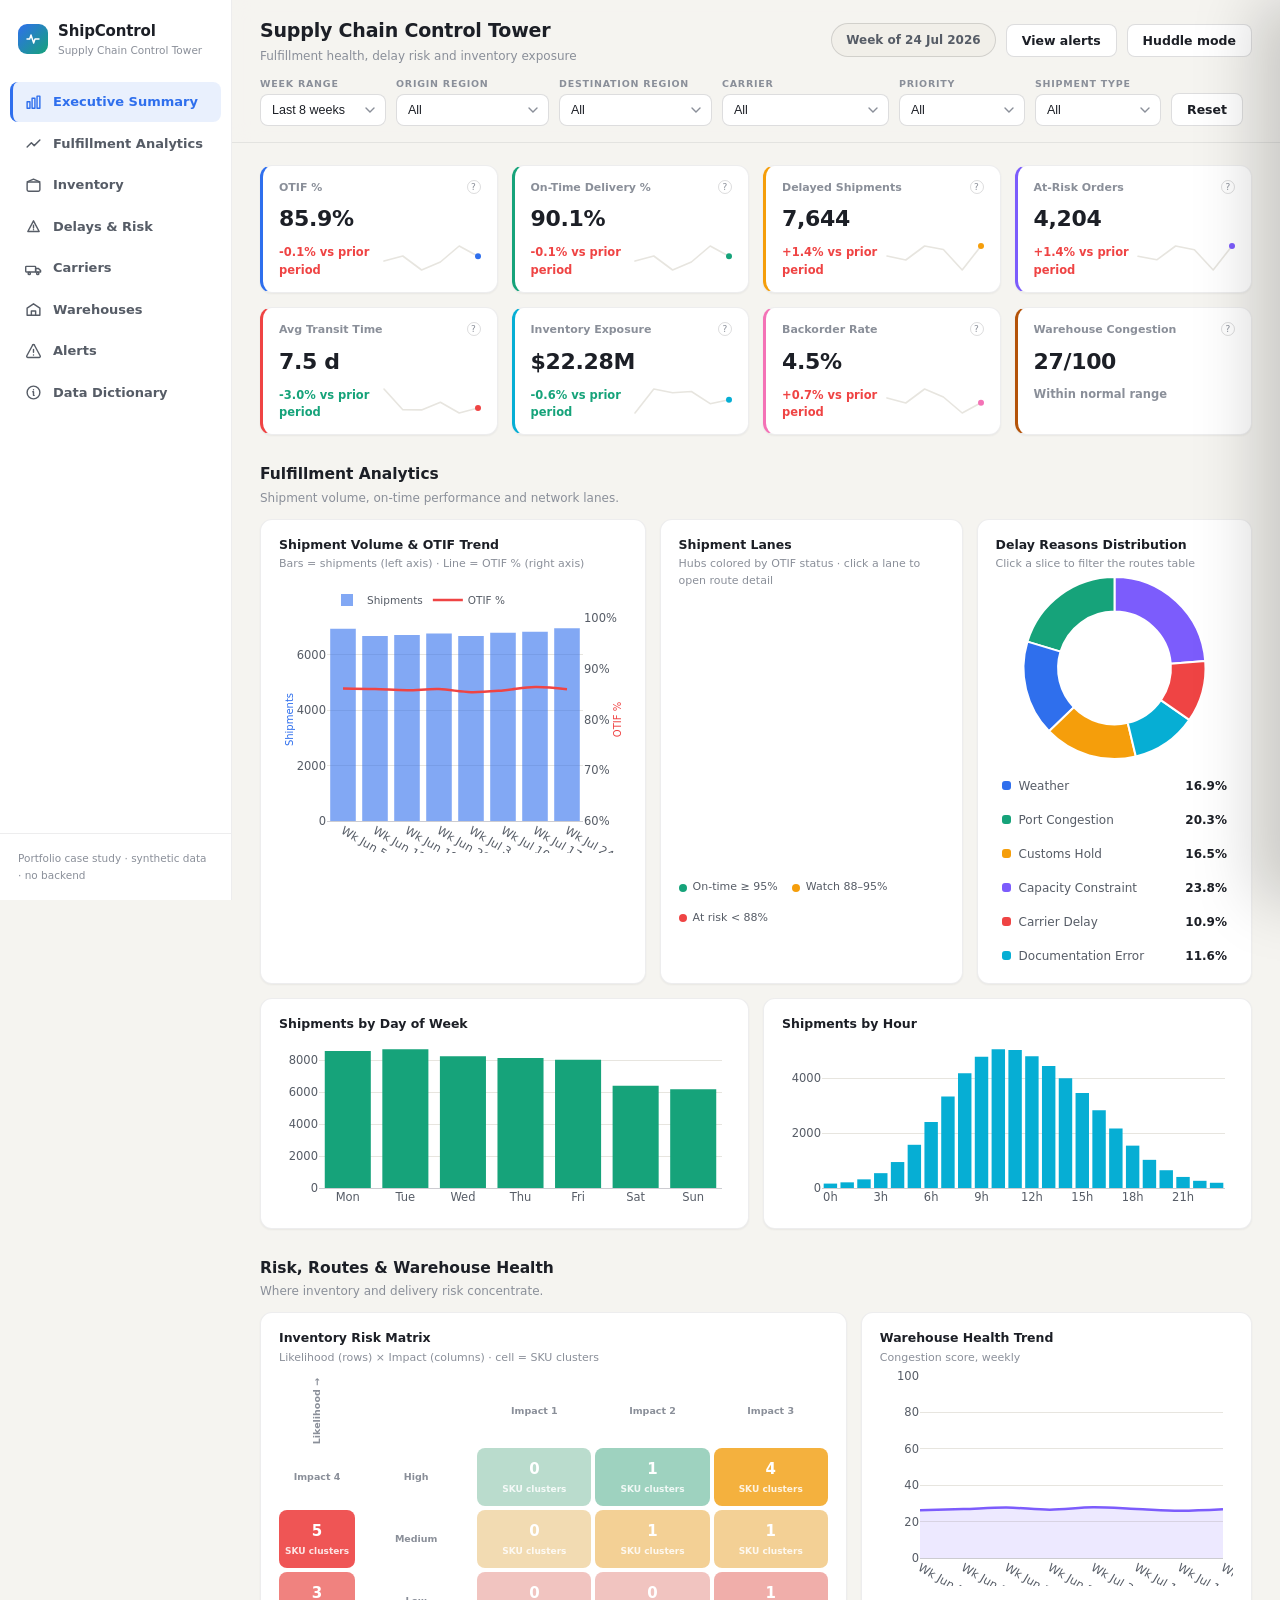
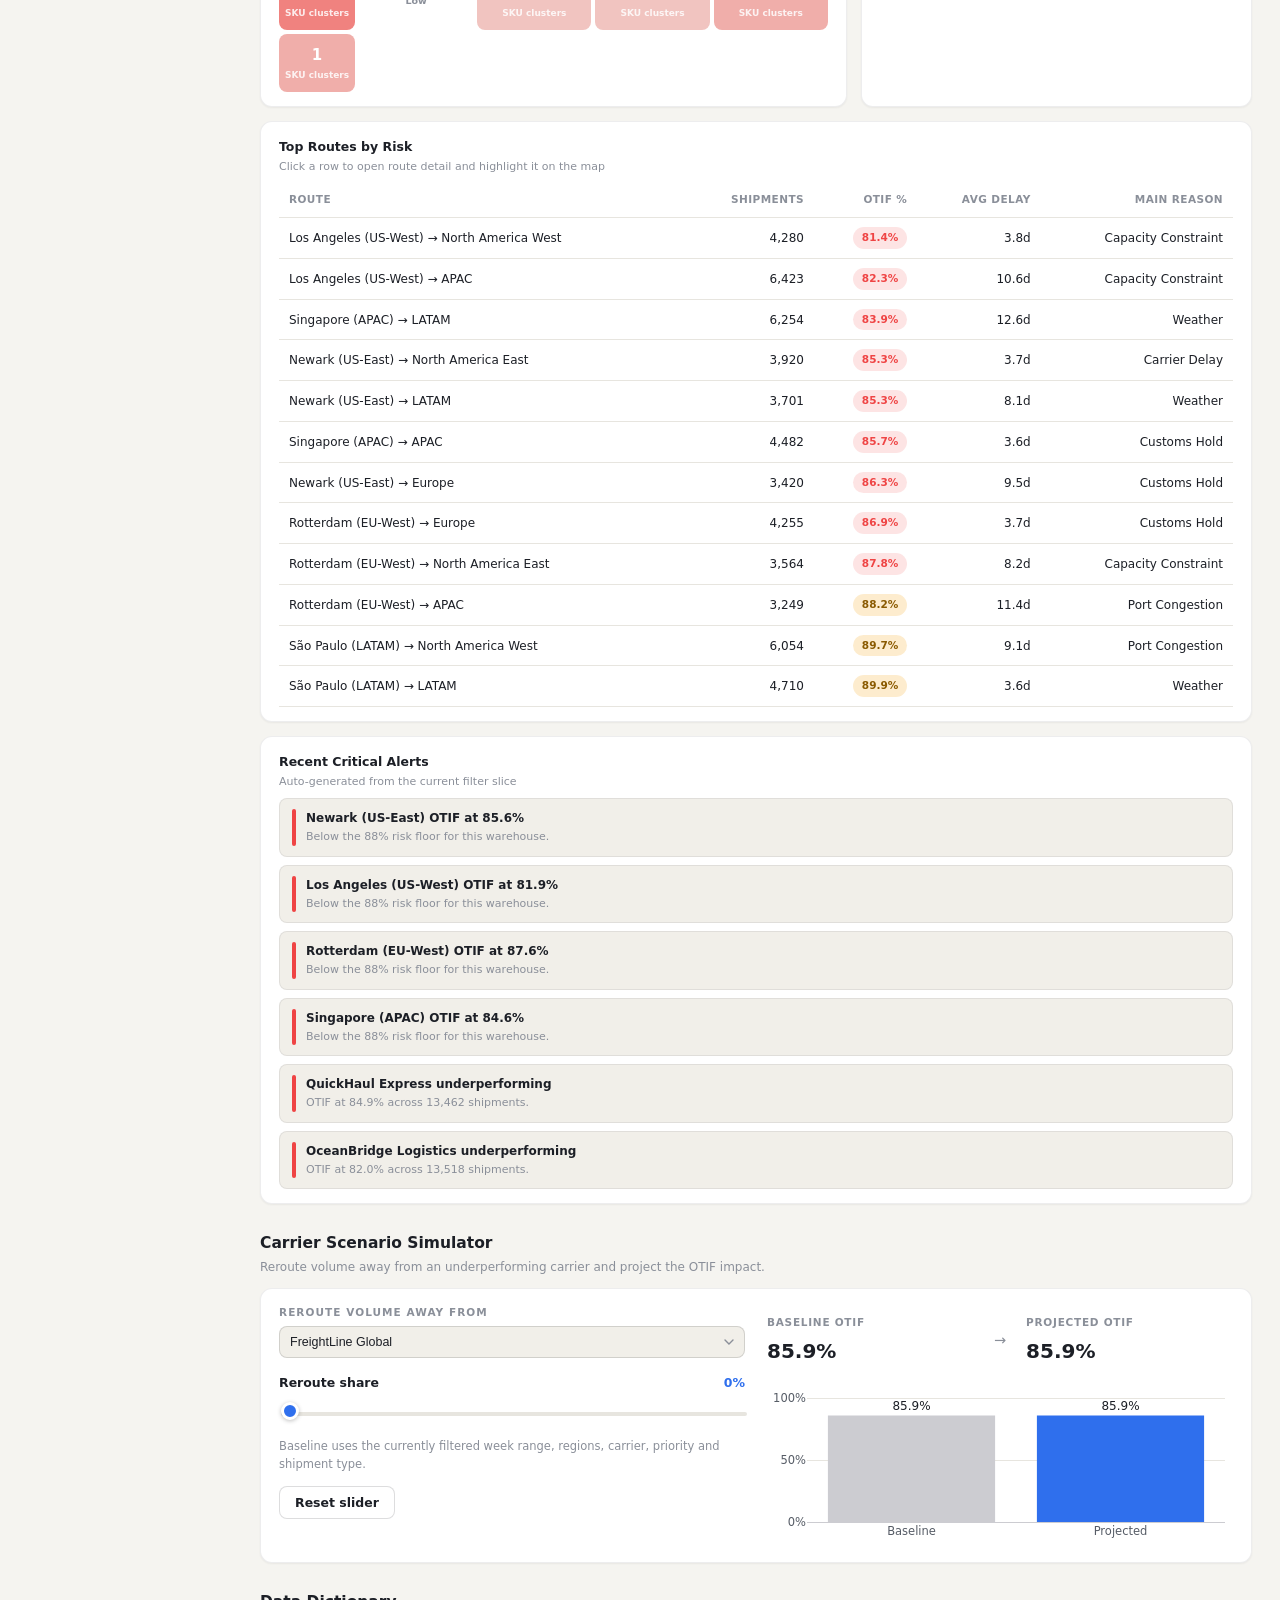
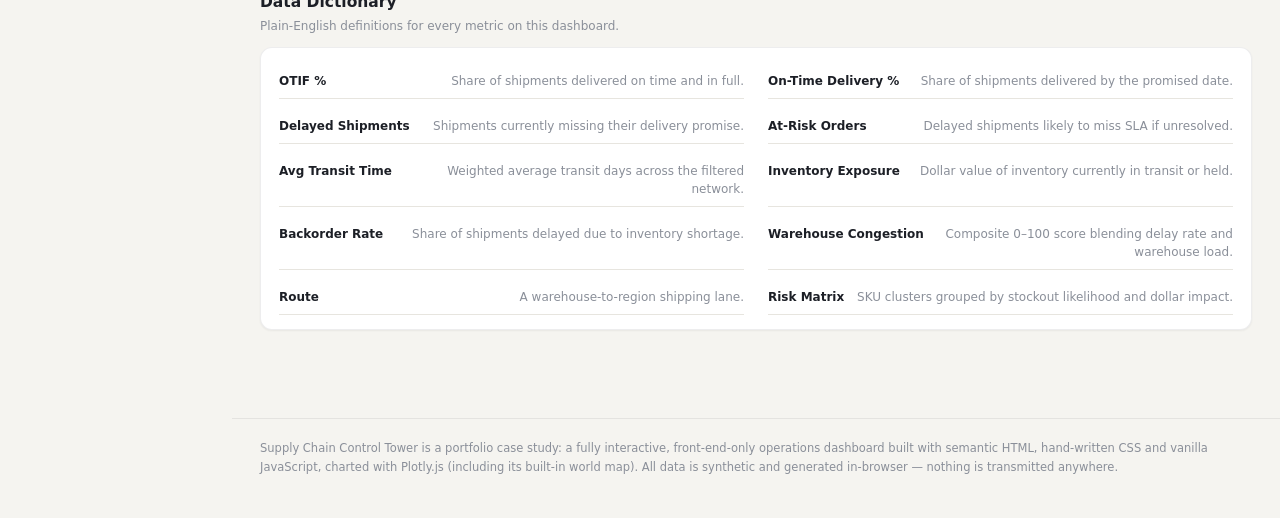
<file: Reva Arora Portfolio 3/supply-chain-control-tower/supply-chain-control-tower.html>
<!DOCTYPE html>
<html lang="en">
<head>
<meta charset="UTF-8">
<meta name="viewport" content="width=device-width, initial-scale=1.0">
<title>Supply Chain Control Tower &mdash; Fulfillment Command Center</title>
<meta name="description" content="A dense, Razorpay-style operations control tower: OTIF, delays, inventory risk and warehouse health in one view.">
<script src="https://cdn.plot.ly/plotly-latest.min.js"></script>
<style>
/* =====================================================================
   DESIGN TOKENS -- light, warm neutral, blue/green/orange/red accents
   ===================================================================== */
:root{
  --page:            #f5f4f0;
  --sidebar-bg:      #ffffff;
  --surface-1:       #ffffff;
  --surface-2:       #f1efe9;
  --surface-3:       #e9ebef;
  --text-primary:    #1c1f26;
  --text-secondary:  #565c66;
  --text-muted:      #8a8f99;
  --border:          rgba(28,31,38,0.08);
  --border-strong:   rgba(28,31,38,0.15);
  --grid-line:       #e7e5df;
  --baseline:        #ccccd1;

  --series-1: #2F6FED; /* blue    */
  --series-2: #16A37A; /* green   */
  --series-3: #F59E0B; /* amber   */
  --series-4: #7C5CFC; /* purple  */
  --series-5: #EF4444; /* red     */
  --series-6: #06AED4; /* cyan    */
  --series-7: #F472B6; /* pink    */
  --series-8: #B45309; /* brown   */

  --status-good:     #16A37A;
  --status-warning:  #F59E0B;
  --status-serious:  #F97316;
  --status-critical: #EF4444;

  --accent: #2F6FED;
  --accent-ink: #ffffff;

  --radius-sm: 8px;
  --radius-md: 12px;
  --radius-lg: 16px;
  --shadow-rest: 0 1px 2px rgba(28,31,38,0.06);
  --shadow-hover: 0 16px 36px rgba(28,31,38,0.12), 0 2px 8px rgba(28,31,38,0.08);
  --ease: cubic-bezier(.2,.7,.3,1);
}
*,*::before,*::after{ box-sizing:border-box; }
html{ scroll-behavior:smooth; }
body{
  margin:0; background:var(--page); color:var(--text-primary);
  font-family: system-ui, -apple-system, "Segoe UI", sans-serif;
  font-size:14.5px; line-height:1.5; -webkit-font-smoothing:antialiased;
}
h1,h2,h3,h4,p{ margin:0; }
button{ font-family:inherit; }
.kicker{ font-size:10.5px; font-weight:700; letter-spacing:.1em; text-transform:uppercase; color:var(--text-muted); }

/* =====================================================================
   APP SHELL
   ===================================================================== */
.shell{ display:flex; min-height:100vh; }
.sidebar{ width:232px; flex:none; background:var(--sidebar-bg); border-right:1px solid var(--border); position:sticky; top:0; height:100vh; overflow-y:auto; display:flex; flex-direction:column; }
.side-brand{ display:flex; align-items:center; gap:10px; padding:20px 18px 16px; }
.side-brand .mark{ width:30px; height:30px; border-radius:9px; background:linear-gradient(135deg, var(--series-1), var(--series-2)); display:grid; place-items:center; flex:none; }
.side-brand .mark svg{ width:16px; height:16px; }
.side-brand .name{ font-weight:750; font-size:15px; letter-spacing:-0.01em; }
.side-brand .sub{ font-size:10.5px; color:var(--text-muted); }
.side-nav{ padding:8px 10px; display:flex; flex-direction:column; gap:2px; flex:1; }
.side-link{ display:flex; align-items:center; gap:11px; padding:10px 12px; border-radius:var(--radius-sm); color:var(--text-secondary); text-decoration:none; font-size:13px; font-weight:600; cursor:pointer; border-left:3px solid transparent; transition:background .15s, color .15s; }
.side-link svg{ width:17px; height:17px; flex:none; }
.side-link:hover{ background:var(--surface-2); color:var(--text-primary); }
.side-link.active{ background:color-mix(in srgb, var(--accent) 10%, transparent); color:var(--accent); border-left-color:var(--accent); }
.side-foot{ padding:16px 18px; border-top:1px solid var(--border); font-size:10.5px; color:var(--text-muted); line-height:1.6; }
.main-col{ flex:1; min-width:0; display:flex; flex-direction:column; }

/* =====================================================================
   TOP BAR
   ===================================================================== */
.topbar{ position:sticky; top:0; z-index:40; background:color-mix(in srgb, var(--page) 92%, transparent); backdrop-filter:blur(12px); border-bottom:1px solid var(--border); padding:16px 28px; }
.topbar-row1{ display:flex; align-items:center; justify-content:space-between; gap:16px; flex-wrap:wrap; margin-bottom:12px; }
.topbar-title h1{ font-size:19px; font-weight:750; letter-spacing:-0.01em; }
.topbar-title .sub{ font-size:12px; color:var(--text-muted); margin-top:2px; }
.date-badge{ background:var(--surface-2); border:1px solid var(--border-strong); border-radius:999px; padding:7px 14px; font-size:12px; font-weight:650; color:var(--text-secondary); }
.topbar-row2{ display:flex; align-items:center; gap:10px; flex-wrap:wrap; }
.filter-field{ display:flex; flex-direction:column; gap:3px; }
.filter-field label{ font-size:9.5px; font-weight:700; letter-spacing:.08em; text-transform:uppercase; color:var(--text-muted); }
.filter-field select{
  appearance:none; -webkit-appearance:none; background:var(--surface-1) url('data:image/svg+xml;utf8,<svg xmlns="http://www.w3.org/2000/svg" width="10" height="6"><path d="M1 1l4 4 4-4" stroke="%238a8f99" stroke-width="1.4" fill="none" stroke-linecap="round"/></svg>') no-repeat right 10px center;
  border:1px solid var(--border-strong); border-radius:var(--radius-sm); padding:8px 28px 8px 11px; font-size:12.5px; color:var(--text-primary); min-width:126px; cursor:pointer;
}
.filter-field select:focus-visible{ outline:2px solid var(--accent); outline-offset:1px; }
.btn{ appearance:none; border:1px solid var(--border-strong); border-radius:var(--radius-sm); cursor:pointer; font-weight:650; font-size:12.5px; padding:8px 15px; background:var(--surface-1); color:var(--text-primary); transition:background .15s, transform .15s, box-shadow .15s; }
.btn:hover{ background:var(--surface-2); }
.btn-primary{ background:var(--accent); border-color:var(--accent); color:var(--accent-ink); }
.btn-primary:hover{ transform:translateY(-1px); box-shadow:var(--shadow-hover); }

/* =====================================================================
   MAIN CONTENT
   ===================================================================== */
main{ padding:22px 28px 60px; flex:1; }
section{ margin-bottom:28px; }
.section-title{ display:flex; align-items:baseline; justify-content:space-between; margin-bottom:12px; flex-wrap:wrap; gap:8px; }
.section-title h2{ font-size:15.5px; font-weight:700; }
.section-title p{ font-size:12px; color:var(--text-muted); margin-top:2px; }

.card{ background:var(--surface-1); border:1px solid var(--border); border-radius:var(--radius-md); padding:16px 18px 14px; box-shadow:var(--shadow-rest); transition:box-shadow .2s var(--ease); position:relative; }
.card:hover{ box-shadow:var(--shadow-hover); }
.card-title{ font-size:12.5px; font-weight:700; color:var(--text-primary); display:flex; align-items:center; gap:6px; }
.card-sub{ font-size:11px; color:var(--text-muted); margin-top:2px; }

/* =====================================================================
   KPI ROW
   ===================================================================== */
.kpi-row{ display:grid; grid-template-columns:repeat(4, 1fr); gap:14px; }
@media (max-width:1200px){ .kpi-row{ grid-template-columns:repeat(2,1fr); } }
@media (max-width:560px){ .kpi-row{ grid-template-columns:1fr; } }
.kpi-card{ padding:14px 16px 12px; cursor:default; }
.kpi-top{ display:flex; justify-content:space-between; align-items:flex-start; }
.kpi-label{ font-size:11px; font-weight:650; color:var(--text-muted); }
.info-dot{ width:14px; height:14px; border-radius:50%; border:1px solid var(--border-strong); color:var(--text-muted); font-size:9px; display:grid; place-items:center; flex:none; cursor:default; }
.kpi-tip{ position:absolute; right:14px; top:34px; opacity:0; pointer-events:none; transform:translateY(4px); transition:opacity .15s, transform .15s; background:#1c1f26; color:#fff; font-size:11px; padding:8px 10px; border-radius:8px; max-width:200px; z-index:6; box-shadow:var(--shadow-hover); }
.info-dot:hover + .kpi-tip{ opacity:1; transform:translateY(0); pointer-events:auto; }
.kpi-value{ font-size:22px; font-weight:750; letter-spacing:-0.015em; margin-top:6px; font-variant-numeric:tabular-nums; }
.kpi-foot{ display:flex; justify-content:space-between; align-items:center; margin-top:8px; }
.kpi-delta{ font-size:11.5px; font-weight:700; }
.kpi-delta.up{ color:var(--status-good); } .kpi-delta.down{ color:var(--status-critical); } .kpi-delta.flat{ color:var(--text-muted); }
.kpi-row .kpi-card:nth-child(1){ border-left:3px solid var(--series-1); }
.kpi-row .kpi-card:nth-child(2){ border-left:3px solid var(--series-2); }
.kpi-row .kpi-card:nth-child(3){ border-left:3px solid var(--series-3); }
.kpi-row .kpi-card:nth-child(4){ border-left:3px solid var(--series-4); }
.kpi-row .kpi-card:nth-child(5){ border-left:3px solid var(--series-5); }
.kpi-row .kpi-card:nth-child(6){ border-left:3px solid var(--series-6); }
.kpi-row .kpi-card:nth-child(7){ border-left:3px solid var(--series-7); }
.kpi-row .kpi-card:nth-child(8){ border-left:3px solid var(--series-8); }

/* =====================================================================
   CHART BANDS
   ===================================================================== */
.band-grid-main{ display:grid; grid-template-columns:1.4fr 1.1fr 1fr; gap:14px; margin-bottom:14px; }
@media (max-width:1200px){ .band-grid-main{ grid-template-columns:1fr; } }
.band-grid-secondary{ display:grid; grid-template-columns:1fr 1fr; gap:14px; }
@media (max-width:900px){ .band-grid-secondary{ grid-template-columns:1fr; } }
.lower-band{ display:grid; grid-template-columns:1.5fr 1fr; gap:14px; }
@media (max-width:1200px){ .lower-band{ grid-template-columns:1fr; } }
.lower-band .span-2{ grid-column:1 / -1; }
.chart-el{ width:100%; }
.donut-legend{ display:flex; flex-direction:column; gap:8px; margin-top:10px; }
.donut-legend-row{ display:flex; align-items:center; justify-content:space-between; font-size:12px; cursor:pointer; padding:4px 6px; border-radius:6px; transition:background .15s; }
.donut-legend-row:hover{ background:var(--surface-2); }
.donut-legend-row .lg-left{ display:flex; align-items:center; gap:8px; color:var(--text-secondary); }
.donut-legend-row .lg-dot{ width:9px; height:9px; border-radius:3px; flex:none; }
.donut-legend-row .lg-val{ font-weight:700; color:var(--text-primary); font-variant-numeric:tabular-nums; }
.map-legend{ display:flex; gap:14px; flex-wrap:wrap; margin-top:10px; font-size:11px; color:var(--text-secondary); }
.map-legend span{ display:inline-flex; align-items:center; gap:6px; }
.map-legend .dot{ width:8px; height:8px; border-radius:50%; }

/* =====================================================================
   TABLE
   ===================================================================== */
table.data-table{ width:100%; border-collapse:collapse; font-size:12px; }
table.data-table th, table.data-table td{ text-align:right; padding:9px 10px; border-bottom:1px solid var(--grid-line); font-variant-numeric:tabular-nums; }
table.data-table th:first-child, table.data-table td:first-child{ text-align:left; font-variant-numeric:normal; }
table.data-table th{ color:var(--text-muted); font-weight:700; font-size:10.5px; text-transform:uppercase; letter-spacing:.04em; }
table.data-table tbody tr{ transition:background .15s; cursor:pointer; }
table.data-table tbody tr:hover{ background:var(--surface-2); }
table.data-table tbody tr.highlight{ background:color-mix(in srgb, var(--accent) 10%, transparent); }
.badge{ display:inline-flex; align-items:center; gap:5px; font-size:10.5px; font-weight:700; padding:3px 9px; border-radius:999px; }
.badge.good{ background:color-mix(in srgb, var(--status-good) 15%, transparent); color:var(--status-good); }
.badge.warning{ background:color-mix(in srgb, var(--status-warning) 20%, transparent); color:#8a5a00; }
.badge.critical{ background:color-mix(in srgb, var(--status-critical) 14%, transparent); color:var(--status-critical); }

/* =====================================================================
   RISK MATRIX
   ===================================================================== */
.risk-matrix{ display:grid; grid-template-columns:auto repeat(4,1fr); gap:4px; margin-top:12px; }
.risk-matrix .axis-label{ font-size:9.5px; color:var(--text-muted); font-weight:700; display:flex; align-items:center; justify-content:center; text-align:center; }
.risk-cell{ border-radius:8px; padding:10px 6px; text-align:center; color:#fff; font-weight:750; font-size:15px; cursor:default; transition:transform .15s; }
.risk-cell:hover{ transform:scale(1.05); }
.risk-cell .cnt-label{ font-size:9px; font-weight:650; opacity:.85; display:block; margin-top:2px; }
.risk-axis-y{ writing-mode:vertical-rl; transform:rotate(180deg); font-size:9.5px; color:var(--text-muted); font-weight:700; display:flex; align-items:center; justify-content:center; }

/* =====================================================================
   ALERTS LIST
   ===================================================================== */
.alert-list{ display:flex; flex-direction:column; gap:8px; margin-top:8px; }
.alert-item{ display:flex; gap:10px; padding:10px 12px; border-radius:var(--radius-sm); border:1px solid var(--border); background:var(--surface-2); }
.alert-item .sev-bar{ width:4px; border-radius:4px; flex:none; }
.alert-item.critical .sev-bar{ background:var(--status-critical); }
.alert-item.warning .sev-bar{ background:var(--status-warning); }
.alert-item .a-title{ font-size:12px; font-weight:700; }
.alert-item .a-desc{ font-size:11px; color:var(--text-muted); margin-top:2px; }

/* =====================================================================
   SIMULATOR
   ===================================================================== */
.sim-card{ display:grid; grid-template-columns:1fr 1fr; gap:22px; }
@media (max-width:900px){ .sim-card{ grid-template-columns:1fr; } }
.sim-control label{ display:flex; justify-content:space-between; font-size:12.5px; font-weight:700; margin-bottom:8px; }
.sim-control label span{ color:var(--accent); font-variant-numeric:tabular-nums; }
input[type="range"]{ -webkit-appearance:none; width:100%; height:4px; border-radius:999px; background:var(--grid-line); outline:none; }
input[type="range"]::-webkit-slider-thumb{ -webkit-appearance:none; width:18px; height:18px; border-radius:50%; background:var(--accent); border:3px solid var(--surface-1); box-shadow:0 1px 4px rgba(0,0,0,.25); cursor:pointer; margin-top:-7px; }
input[type="range"]::-moz-range-thumb{ width:18px; height:18px; border-radius:50%; background:var(--accent); border:3px solid var(--surface-1); cursor:pointer; }
.select-inline{ appearance:none; background:var(--surface-2); border:1px solid var(--border-strong); border-radius:var(--radius-sm); padding:8px 26px 8px 10px; font-size:12.5px; color:var(--text-primary); width:100%; margin-bottom:16px;
  background-image:url('data:image/svg+xml;utf8,<svg xmlns="http://www.w3.org/2000/svg" width="10" height="6"><path d="M1 1l4 4 4-4" stroke="%238a8f99" stroke-width="1.4" fill="none" stroke-linecap="round"/></svg>'); background-repeat:no-repeat; background-position:right 10px center; }
.sim-compare{ display:flex; gap:20px; margin-top:10px; }
.sim-compare .col{ flex:1; }
.sim-compare .lab{ font-size:10.5px; text-transform:uppercase; letter-spacing:.07em; color:var(--text-muted); font-weight:700; }
.sim-compare .num{ font-size:20px; font-weight:750; margin-top:6px; }
.sim-arrow{ align-self:center; color:var(--text-muted); }
.sim-note{ font-size:11.5px; color:var(--text-muted); margin-top:14px; line-height:1.6; }

/* =====================================================================
   ROUTE DETAIL DRAWER
   ===================================================================== */
.drawer-overlay{ position:fixed; inset:0; background:rgba(20,20,20,.35); z-index:90; opacity:0; pointer-events:none; transition:opacity .25s var(--ease); }
.drawer-overlay.open{ opacity:1; pointer-events:auto; }
.drawer{ position:fixed; top:0; right:0; height:100vh; width:min(420px,94vw); background:var(--surface-1); border-left:1px solid var(--border); z-index:95; transform:translateX(100%); transition:transform .3s var(--ease); overflow-y:auto; box-shadow:-24px 0 60px rgba(0,0,0,.18); }
.drawer.open{ transform:translateX(0); }
.drawer-head{ display:flex; justify-content:space-between; align-items:flex-start; padding:20px 20px 14px; border-bottom:1px solid var(--border); position:sticky; top:0; background:var(--surface-1); }
.drawer-body{ padding:18px 20px 40px; display:flex; flex-direction:column; gap:18px; }
.drawer-close{ background:var(--surface-2); border:1px solid var(--border); border-radius:50%; width:30px; height:30px; cursor:pointer; display:grid; place-items:center; flex:none; }
.drawer-kpis{ display:grid; grid-template-columns:1fr 1fr; gap:10px; }
.drawer-kpis .box{ background:var(--surface-2); border-radius:var(--radius-sm); padding:12px 14px; }
.drawer-kpis .box .num{ font-size:18px; font-weight:750; margin-top:4px; }

/* =====================================================================
   DATA DICTIONARY
   ===================================================================== */
.dict-grid{ display:grid; grid-template-columns:repeat(2,1fr); gap:10px 24px; }
@media (max-width:800px){ .dict-grid{ grid-template-columns:1fr; } }
.dict-row{ display:flex; justify-content:space-between; padding:8px 0; border-bottom:1px solid var(--grid-line); font-size:12px; gap:12px; }
.dict-row .term{ font-weight:700; color:var(--text-primary); flex:none; }
.dict-row .def{ color:var(--text-muted); text-align:right; }

footer{ padding:20px 28px 40px; border-top:1px solid var(--border); font-size:11.5px; color:var(--text-muted); line-height:1.7; }

/* =====================================================================
   HUDDLE MODE
   ===================================================================== */
body.huddle-mode .topbar-row2, body.huddle-mode #inventory, body.huddle-mode #warehouses,
body.huddle-mode #data-dictionary, body.huddle-mode .sidebar, body.huddle-mode footer,
body.huddle-mode #carriers { display:none !important; }
body.huddle-mode .kpi-value{ font-size:28px; }
body.huddle-mode main{ padding:18px 24px 40px; }
.huddle-exit{ position:fixed; bottom:20px; right:20px; z-index:80; display:none; }
body.huddle-mode .huddle-exit{ display:inline-flex; }

@media (max-width:860px){
  .sidebar{ width:64px; }
  .side-brand .name, .side-brand .sub, .side-link span.label{ display:none; }
  .side-brand{ justify-content:center; padding:18px 0; }
  .side-link{ justify-content:center; padding:12px 0; }
  main{ padding:18px 14px 50px; }
  .topbar{ padding:14px 16px; }
}
</style>
</head>
<body>
<div class="shell">

  <!-- =====================================================================
       LEFT SIDEBAR NAVIGATION
       ===================================================================== -->
  <nav class="sidebar" id="sidebar">
    <div class="side-brand">
      <span class="mark"><svg viewBox="0 0 24 24" fill="none"><path d="M3 12h4l2-6 4 12 2-6h6" stroke="white" stroke-width="2.2" stroke-linecap="round" stroke-linejoin="round"/></svg></span>
      <div><div class="name">ShipControl</div><div class="sub">Supply Chain Control Tower</div></div>
    </div>
    <div class="side-nav" id="sideNav">
      <a class="side-link active" data-scroll="kpi-executive"><svg viewBox="0 0 24 24" fill="none" stroke="currentColor" stroke-width="2" stroke-linecap="round" stroke-linejoin="round"><rect x="3" y="11" width="4" height="9"/><rect x="10" y="6" width="4" height="14"/><rect x="17" y="3" width="4" height="17"/></svg><span class="label">Executive Summary</span></a>
      <a class="side-link" data-scroll="fulfillment-analytics"><svg viewBox="0 0 24 24" fill="none" stroke="currentColor" stroke-width="2" stroke-linecap="round" stroke-linejoin="round"><path d="M3 17l6-6 4 4 8-8"/></svg><span class="label">Fulfillment Analytics</span></a>
      <a class="side-link" data-scroll="inventory"><svg viewBox="0 0 24 24" fill="none" stroke="currentColor" stroke-width="2" stroke-linecap="round" stroke-linejoin="round"><rect x="3" y="7" width="18" height="13" rx="2"/><path d="M3 7l9-4 9 4"/></svg><span class="label">Inventory</span></a>
      <a class="side-link" data-scroll="delays-risk"><svg viewBox="0 0 24 24" fill="none" stroke="currentColor" stroke-width="2" stroke-linecap="round" stroke-linejoin="round"><path d="M12 4l8 15H4z"/><path d="M12 10v4M12 16.5h.01"/></svg><span class="label">Delays &amp; Risk</span></a>
      <a class="side-link" data-scroll="carriers"><svg viewBox="0 0 24 24" fill="none" stroke="currentColor" stroke-width="2" stroke-linecap="round" stroke-linejoin="round"><rect x="1" y="9" width="14" height="8" rx="1"/><path d="M15 12h4l3 3v2h-7z"/><circle cx="6" cy="19" r="1.6"/><circle cx="18" cy="19" r="1.6"/></svg><span class="label">Carriers</span></a>
      <a class="side-link" data-scroll="warehouses"><svg viewBox="0 0 24 24" fill="none" stroke="currentColor" stroke-width="2" stroke-linecap="round" stroke-linejoin="round"><path d="M3 10l9-6 9 6v10H3z"/><path d="M9 20v-6h6v6"/></svg><span class="label">Warehouses</span></a>
      <a class="side-link" data-scroll="alerts"><svg viewBox="0 0 24 24" fill="none" stroke="currentColor" stroke-width="2" stroke-linecap="round" stroke-linejoin="round"><path d="M10.3 3.9L2.6 18a1.7 1.7 0 001.5 2.5h15.8a1.7 1.7 0 001.5-2.5L13.7 3.9a1.7 1.7 0 00-3.4 0z"/><path d="M12 9v4M12 17h.01"/></svg><span class="label">Alerts</span></a>
      <a class="side-link" data-scroll="data-dictionary"><svg viewBox="0 0 24 24" fill="none" stroke="currentColor" stroke-width="2" stroke-linecap="round" stroke-linejoin="round"><circle cx="12" cy="12" r="9"/><path d="M12 8v.01M11 11h1v5h1"/></svg><span class="label">Data Dictionary</span></a>
    </div>
    <div class="side-foot">Portfolio case study &middot; synthetic data &middot; no backend</div>
  </nav>

  <div class="main-col">

    <!-- ===================================================================
         TOP BAR
         =================================================================== -->
    <header class="topbar">
      <div class="topbar-row1">
        <div class="topbar-title">
          <h1>Supply Chain Control Tower</h1>
          <div class="sub">Fulfillment health, delay risk and inventory exposure</div>
        </div>
        <div style="display:flex; align-items:center; gap:10px;">
          <span class="date-badge" id="dateBadge">Week of 01 Apr 2024</span>
          <button class="btn" id="viewAlertsBtn">View alerts</button>
          <button class="btn" id="huddleToggle">Huddle mode</button>
        </div>
      </div>
      <div class="topbar-row2">
        <div class="filter-field"><label for="fWeek">Week range</label>
          <select id="fWeek">
            <option value="4">Last 4 weeks</option>
            <option value="8" selected>Last 8 weeks</option>
            <option value="12">Last 12 weeks</option>
            <option value="16">Last 16 weeks</option>
          </select>
        </div>
        <div class="filter-field"><label for="fOrigin">Origin region</label><select id="fOrigin"><option value="all">All</option></select></div>
        <div class="filter-field"><label for="fDest">Destination region</label><select id="fDest"><option value="all">All</option></select></div>
        <div class="filter-field"><label for="fCarrier">Carrier</label><select id="fCarrier"><option value="all">All</option></select></div>
        <div class="filter-field"><label for="fPriority">Priority</label>
          <select id="fPriority"><option value="all">All</option><option value="standard">Standard</option><option value="express">Express</option></select>
        </div>
        <div class="filter-field"><label for="fShipType">Shipment type</label><select id="fShipType"><option value="all">All</option></select></div>
        <button class="btn" id="resetFilters" style="margin-top:16px;">Reset</button>
      </div>
    </header>

    <main>

      <!-- =================================================================
           KPI ROW
           ================================================================= -->
      <section class="kpi-row" id="kpi-executive"></section>

      <!-- =================================================================
           MIDDLE CHART BAND
           ================================================================= -->
      <section id="fulfillment-analytics">
        <div class="section-title"><div><h2>Fulfillment Analytics</h2><p>Shipment volume, on-time performance and network lanes.</p></div></div>
        <div class="band-grid-main">
          <div class="card">
            <div class="card-title">Shipment Volume &amp; OTIF Trend</div>
            <div class="card-sub">Bars = shipments (left axis) &middot; Line = OTIF % (right axis)</div>
            <div id="trendChart" class="chart-el" style="height:280px;"></div>
          </div>
          <div class="card">
            <div class="card-title">Shipment Lanes</div>
            <div class="card-sub">Hubs colored by OTIF status &middot; click a lane to open route detail</div>
            <div id="geoChart" class="chart-el" style="height:280px;"></div>
            <div class="map-legend">
              <span><span class="dot" style="background:var(--status-good)"></span>On-time &ge; 95%</span>
              <span><span class="dot" style="background:var(--status-warning)"></span>Watch 88&ndash;95%</span>
              <span><span class="dot" style="background:var(--status-critical)"></span>At risk &lt; 88%</span>
            </div>
          </div>
          <div class="card" id="delays-risk">
            <div class="card-title">Delay Reasons Distribution</div>
            <div class="card-sub">Click a slice to filter the routes table</div>
            <div id="reasonDonut" class="chart-el" style="height:190px;"></div>
            <div class="donut-legend" id="reasonLegend"></div>
          </div>
        </div>
        <div class="band-grid-secondary">
          <div class="card">
            <div class="card-title">Shipments by Day of Week</div>
            <div id="dowChart" class="chart-el" style="height:180px;"></div>
          </div>
          <div class="card">
            <div class="card-title">Shipments by Hour</div>
            <div id="hourChart" class="chart-el" style="height:180px;"></div>
          </div>
        </div>
      </section>

      <!-- =================================================================
           LOWER BAND
           ================================================================= -->
      <section>
        <div class="section-title"><div><h2>Risk, Routes &amp; Warehouse Health</h2><p>Where inventory and delivery risk concentrate.</p></div></div>
        <div class="lower-band">
          <div class="card" id="inventory">
            <div class="card-title">Inventory Risk Matrix</div>
            <div class="card-sub">Likelihood (rows) &times; Impact (columns) &middot; cell = SKU clusters</div>
            <div class="risk-matrix" id="riskMatrix"></div>
          </div>
          <div class="card" id="warehouses">
            <div class="card-title">Warehouse Health Trend</div>
            <div class="card-sub">Congestion score, weekly</div>
            <div id="warehouseTrendChart" class="chart-el" style="height:220px;"></div>
          </div>
          <div class="card span-2">
            <div class="card-title">Top Routes by Risk</div>
            <div class="card-sub">Click a row to open route detail and highlight it on the map</div>
            <div style="overflow-x:auto; margin-top:8px;">
              <table class="data-table" id="routesTable">
                <thead><tr><th>Route</th><th>Shipments</th><th>OTIF %</th><th>Avg Delay</th><th>Main Reason</th></tr></thead>
                <tbody></tbody>
              </table>
            </div>
          </div>
          <div class="card span-2" id="alerts">
            <div class="card-title">Recent Critical Alerts</div>
            <div class="card-sub">Auto-generated from the current filter slice</div>
            <div class="alert-list" id="alertList"></div>
          </div>
        </div>
      </section>

      <!-- =================================================================
           CARRIER SCENARIO SIMULATOR
           ================================================================= -->
      <section id="carriers">
        <div class="section-title"><div><h2>Carrier Scenario Simulator</h2><p>Reroute volume away from an underperforming carrier and project the OTIF impact.</p></div></div>
        <div class="card sim-card">
          <div>
            <label class="kicker" for="simCarrier" style="display:block; margin-bottom:6px;">Reroute volume away from</label>
            <select id="simCarrier" class="select-inline"></select>
            <div class="sim-control">
              <label>Reroute share <span id="rerouteVal">0%</span></label>
              <input type="range" id="rerouteSlider" min="0" max="60" step="5" value="0">
            </div>
            <div class="sim-note">Baseline uses the currently filtered week range, regions, carrier, priority and shipment type.</div>
            <button class="btn" id="simReset" style="margin-top:12px;">Reset slider</button>
          </div>
          <div>
            <div class="sim-compare">
              <div class="col"><div class="lab">Baseline OTIF</div><div class="num" id="simBaseline">&mdash;</div></div>
              <div class="sim-arrow">&rarr;</div>
              <div class="col"><div class="lab">Projected OTIF</div><div class="num" id="simProjected">&mdash;</div></div>
            </div>
            <div id="simChart" style="height:170px; margin-top:12px;"></div>
          </div>
        </div>
      </section>

      <!-- =================================================================
           DATA DICTIONARY
           ================================================================= -->
      <section class="data-dictionary" id="data-dictionary">
        <div class="section-title"><div><h2>Data Dictionary</h2><p>Plain-English definitions for every metric on this dashboard.</p></div></div>
        <div class="card"><div class="dict-grid" id="dictGrid"></div></div>
      </section>

    </main>

    <footer>
      Supply Chain Control Tower is a portfolio case study: a fully interactive, front-end-only operations dashboard built with semantic HTML, hand-written CSS and vanilla JavaScript, charted with Plotly.js (including its built-in world map). All data is synthetic and generated in-browser &mdash; nothing is transmitted anywhere.
    </footer>
  </div>
</div>

<button class="btn btn-primary huddle-exit" id="huddleExit">Exit huddle mode</button>

<!-- =====================================================================
     ROUTE DETAIL DRAWER
     ===================================================================== -->
<div class="drawer-overlay" id="drawerOverlay"></div>
<aside class="drawer" id="drawer" aria-hidden="true">
  <div class="drawer-head">
    <div><span class="kicker">Route detail</span><h3 id="drawerTitle" style="font-size:18px; margin-top:4px;">&mdash;</h3></div>
    <button class="drawer-close" id="drawerClose" aria-label="Close">&times;</button>
  </div>
  <div class="drawer-body">
    <div class="drawer-kpis" id="drawerKpis"></div>
    <div><div class="card-title" style="margin-bottom:8px;">Delay reason breakdown</div><div id="drawerBar" style="height:170px;"></div></div>
    <div><div class="card-title" style="margin-bottom:8px;">Weekly OTIF trend</div><div id="drawerTrend" style="height:150px;"></div></div>
  </div>
</aside>

<script>
/* =====================================================================
   SECTION: SYNTHETIC DATA GENERATION (deterministic / seeded)
   ===================================================================== */
function mulberry32(seed){
  return function(){
    seed |= 0; seed = (seed + 0x6D2B79F5) | 0;
    let t = Math.imul(seed ^ (seed >>> 15), 1 | seed);
    t = (t + Math.imul(t ^ (t >>> 7), 61 | t)) ^ t;
    return ((t ^ (t >>> 14)) >>> 0) / 4294967296;
  };
}
const rng = mulberry32(20260724);

const WAREHOUSES = [
  {id:'us-east',  name:'Newark (US-East)',      lat:40.7,  lon:-74.2,  region:'na-east', congestion:1.10},
  {id:'us-west',  name:'Los Angeles (US-West)',  lat:33.9,  lon:-118.4, region:'na-west', congestion:1.25},
  {id:'eu-west',  name:'Rotterdam (EU-West)',    lat:51.9,  lon:4.5,    region:'europe',  congestion:1.00},
  {id:'apac-sg',  name:'Singapore (APAC)',       lat:1.35,  lon:103.8,  region:'apac',    congestion:1.15},
  {id:'latam-br', name:'São Paulo (LATAM)', lat:-23.5, lon:-46.6,  region:'latam',   congestion:0.90},
];
const REGIONS = [
  {id:'na-east', name:'North America East', lat:39,  lon:-80},
  {id:'na-west', name:'North America West', lat:36,  lon:-119},
  {id:'europe',  name:'Europe',             lat:49,  lon:12},
  {id:'apac',    name:'APAC',               lat:8,   lon:112},
  {id:'latam',   name:'LATAM',              lat:-16, lon:-52},
];
const CARRIERS = [
  {id:'freightline',    name:'FreightLine Global',    baseReliability:0.93},
  {id:'quickhaul',      name:'QuickHaul Express',     baseReliability:0.88},
  {id:'oceanbridge',    name:'OceanBridge Logistics', baseReliability:0.85},
  {id:'regionaldirect', name:'RegionalDirect',        baseReliability:0.90},
];
const PRIORITIES = [
  {id:'standard', name:'Standard', slaAdj:0},
  {id:'express',  name:'Express',  slaAdj:0.045},
];
const SHIPMENT_TYPES = [
  {id:'parcel',    name:'Parcel',    valueMult:0.6, transitMult:0.85},
  {id:'pallet',    name:'Pallet',    valueMult:1.3, transitMult:1.0},
  {id:'container', name:'Container', valueMult:2.4, transitMult:1.3},
];
const DELAY_REASONS = [
  {id:'weather',    name:'Weather'},
  {id:'port',       name:'Port Congestion'},
  {id:'customs',    name:'Customs Hold'},
  {id:'capacity',   name:'Capacity Constraint'},
  {id:'carrier',    name:'Carrier Delay'},
  {id:'docs',       name:'Documentation Error'},
];
const LANES = [
  {id:'LN-01', origin:'us-east',  destRegion:'na-east', transitDays:3},
  {id:'LN-02', origin:'us-east',  destRegion:'europe',  transitDays:8},
  {id:'LN-03', origin:'us-east',  destRegion:'latam',   transitDays:7},
  {id:'LN-04', origin:'us-west',  destRegion:'na-west', transitDays:3},
  {id:'LN-05', origin:'us-west',  destRegion:'apac',    transitDays:9},
  {id:'LN-06', origin:'eu-west',  destRegion:'europe',  transitDays:3},
  {id:'LN-07', origin:'eu-west',  destRegion:'na-east', transitDays:7},
  {id:'LN-08', origin:'eu-west',  destRegion:'apac',    transitDays:10},
  {id:'LN-09', origin:'apac-sg',  destRegion:'apac',    transitDays:3},
  {id:'LN-10', origin:'apac-sg',  destRegion:'latam',   transitDays:11},
  {id:'LN-11', origin:'latam-br', destRegion:'latam',   transitDays:3},
  {id:'LN-12', origin:'latam-br', destRegion:'na-west', transitDays:8},
];
function laneWeight(wh, laneList){
  return laneList.map(l => l.destRegion === wh.region ? 0.42 : 0.58/(laneList.length-1));
}

const TODAY = new Date(2026,6,24);
const WEEKS = Array.from({length:16}, (_,i)=>{
  const d = new Date(TODAY); d.setDate(d.getDate() - (15-i)*7);
  return { index:i, label:'Wk '+d.toLocaleDateString('en-US',{month:'short', day:'numeric'}), date:d };
});

const RECORDS = [];
WAREHOUSES.forEach(wh=>{
  const laneChoices = LANES.filter(l=>l.origin===wh.id);
  const weights = laneWeight(wh, laneChoices);
  WEEKS.forEach(week=>{
    CARRIERS.forEach(carrier=>{
      PRIORITIES.forEach(pri=>{
        SHIPMENT_TYPES.forEach(stype=>{
          let roll = rng(), acc = 0, lane = laneChoices[0];
          for(let i=0;i<laneChoices.length;i++){ acc += weights[i]; if(roll<=acc){ lane = laneChoices[i]; break; } }
          const priVolMult = pri.id==='express' ? 0.5 : 1;
          const shipments = Math.max(3, Math.round((45 + rng()*60) * priVolMult));
          let otifRate = carrier.baseReliability - (wh.congestion-1)*0.22 - pri.slaAdj + (rng()-0.5)*0.10;
          otifRate = Math.min(0.99, Math.max(0.5, otifRate));
          const otifShipments = Math.round(shipments*otifRate);
          const delayed = shipments - otifShipments;
          const reasonWeights = DELAY_REASONS.map(r=>{
            if(r.id==='capacity') return wh.congestion;
            if(r.id==='carrier') return (1-carrier.baseReliability)*4;
            if(r.id==='customs') return (lane.destRegion==='europe'||lane.destRegion==='apac') ? 1.1 : 0.5;
            if(r.id==='weather') return lane.destRegion==='latam' ? 1.1 : 0.6;
            if(r.id==='port') return stype.id==='container' ? 1.3 : 0.6;
            return 0.6;
          });
          const totalW = reasonWeights.reduce((a,b)=>a+b,0);
          let rroll = rng()*totalW, racc=0, reasonId = DELAY_REASONS[0].id;
          for(let i=0;i<DELAY_REASONS.length;i++){ racc+=reasonWeights[i]; if(rroll<=racc){ reasonId = DELAY_REASONS[i].id; break; } }
          const avgTransitDays = lane.transitDays * stype.transitMult * (0.92 + rng()*0.26) + (1-otifRate)*3;
          const inventoryValue = shipments * stype.valueMult * (180 + rng()*220);
          RECORDS.push({
            w: week.index, warehouseId: wh.id, originRegionId: wh.region, carrierId: carrier.id, priorityId: pri.id, shipTypeId: stype.id,
            regionId: lane.destRegion, laneId: lane.id,
            shipments, otifShipments, delayed, reasonId, avgTransitDays, inventoryValue,
          });
        });
      });
    });
  });
});

const DOW_LABELS = ['Mon','Tue','Wed','Thu','Fri','Sat','Sun'];
const DOW_SHAPE = [0.158,0.160,0.152,0.150,0.148,0.118,0.114];
const HOUR_SHAPE = Array.from({length:24}, (_,h)=>{
  const morning = Math.exp(-((h-9)**2)/16);
  const midday = Math.exp(-((h-14)**2)/20);
  return 0.55*morning + 0.45*midday + 0.02;
});
const HOUR_SUM = HOUR_SHAPE.reduce((a,b)=>a+b,0);

const RISK_CATEGORIES = ['Apparel','Electronics','Home Goods','Beauty','Footwear','Accessories'];
const RISK_POINTS = [];
WAREHOUSES.forEach(wh=>{
  RISK_CATEGORIES.forEach(cat=>{
    if(rng() > 0.6) return;
    const daysOfSupply = Math.round(rng()*58 + 2);
    const valueAtRisk = Math.round(rng()*95000 + 4000);
    RISK_POINTS.push({ warehouseId:wh.id, category:cat, daysOfSupply, valueAtRisk });
  });
});

/* =====================================================================
   SECTION: FORMATTERS
   ===================================================================== */
const fmtUSD = n => n>=1e6 ? '$'+(n/1e6).toFixed(2)+'M' : n>=1e3 ? '$'+(n/1e3).toFixed(1)+'K' : '$'+Math.round(n);
const fmtUSDFull = n => '$'+Math.round(n).toLocaleString('en-US');
const fmtPct = n => n.toFixed(1)+'%';
const fmtSigned = (n, unit) => (n>=0?'+':'') + n.toFixed(1) + (unit||'');
const fmtInt = n => Math.round(n).toLocaleString('en-US');

/* =====================================================================
   SECTION: THEME HELPERS FOR PLOTLY
   ===================================================================== */
function themeColors(){
  const cs = getComputedStyle(document.body);
  const v = name => cs.getPropertyValue(name).trim();
  return {
    surface: v('--surface-1'), text: v('--text-primary'), textSecondary: v('--text-secondary'),
    muted: v('--text-muted'), grid: v('--grid-line'), baseline: v('--baseline'), surface2:v('--surface-2'),
    s1:v('--series-1'), s2:v('--series-2'), s3:v('--series-3'), s4:v('--series-4'),
    s5:v('--series-5'), s6:v('--series-6'), s7:v('--series-7'), s8:v('--series-8'),
    good:v('--status-good'), warn:v('--status-warning'), serious:v('--status-serious'), crit:v('--status-critical'),
  };
}
function baseLayout(extra){
  const t = themeColors();
  return Object.assign({
    paper_bgcolor: t.surface, plot_bgcolor: t.surface,
    font: { family: 'system-ui, -apple-system, "Segoe UI", sans-serif', color: t.textSecondary, size:11.5 },
    margin: { t:10, r:14, b:32, l:44 },
    hoverlabel: { bgcolor: '#1c1f26', font:{ color:'#fff', size:11.5 }, bordercolor: '#1c1f26' },
    showlegend:false,
  }, extra||{});
}
const plotlyConfig = { displayModeBar:false, responsive:true };

/* =====================================================================
   SECTION: STATE, FILTER PLUMBING, AGGREGATION
   ===================================================================== */
const state = { weekKey:'8', origin:'all', dest:'all', carrier:'all', priority:'all', shipType:'all', reroute:0 };

function populateSelect(id, items){
  const sel = document.getElementById(id);
  items.forEach(it=>{ const o=document.createElement('option'); o.value=it.id; o.textContent=it.name; sel.appendChild(o); });
}
populateSelect('fOrigin', REGIONS);
populateSelect('fDest', REGIONS);
populateSelect('fCarrier', CARRIERS);
populateSelect('fShipType', SHIPMENT_TYPES);
populateSelect('simCarrier', CARRIERS);

function resolveWeekRange(key){ const n = parseInt(key,10); return [Math.max(0,15-n+1), 15]; }
function updateDateBadge(){
  const [,end] = resolveWeekRange(state.weekKey);
  document.getElementById('dateBadge').textContent = 'Week of ' + WEEKS[end].date.toLocaleDateString('en-GB',{day:'2-digit', month:'short', year:'numeric'});
}
function filterRecords({start,end,origin,dest,carrier,priority,shipType}){
  return RECORDS.filter(r =>
    r.w>=start && r.w<=end &&
    (origin==='all'||r.originRegionId===origin) &&
    (dest==='all'||r.regionId===dest) &&
    (carrier==='all'||r.carrierId===carrier) &&
    (priority==='all'||r.priorityId===priority) &&
    (shipType==='all'||r.shipTypeId===shipType)
  );
}
function aggregate(records){
  const a = { shipments:0, otifShipments:0, delayed:0, transitWeighted:0, inventoryValue:0 };
  records.forEach(r=>{ a.shipments+=r.shipments; a.otifShipments+=r.otifShipments; a.delayed+=r.delayed; a.transitWeighted += r.avgTransitDays*r.shipments; a.inventoryValue += r.inventoryValue; });
  a.otifPct = a.shipments ? (a.otifShipments/a.shipments)*100 : 0;
  a.onTimePct = Math.min(99.5, a.otifPct + 4.2);
  a.avgTransit = a.shipments ? a.transitWeighted/a.shipments : 0;
  a.atRisk = Math.round(a.delayed * 0.55);
  a.backorderPct = a.shipments ? (a.delayed*0.32/a.shipments)*100 : 0;
  return a;
}
function currentFilterSet(){ const [start,end] = resolveWeekRange(state.weekKey); return { start, end, origin:state.origin, dest:state.dest, carrier:state.carrier, priority:state.priority, shipType:state.shipType }; }
function previousFilterSet(){
  const [start,end] = resolveWeekRange(state.weekKey);
  const len = end-start+1; const pStart = Math.max(0,start-len), pEnd = start-1;
  if(pEnd<pStart) return null;
  return { start:pStart, end:pEnd, origin:state.origin, dest:state.dest, carrier:state.carrier, priority:state.priority, shipType:state.shipType };
}
function warehouseCongestionScore(records){
  if(!records.length) return 0;
  const byWh = {};
  records.forEach(r=>{ (byWh[r.warehouseId] ||= {ship:0,delay:0}); byWh[r.warehouseId].ship+=r.shipments; byWh[r.warehouseId].delay+=r.delayed; });
  let total=0, weight=0;
  Object.keys(byWh).forEach(id=>{
    const wh = WAREHOUSES.find(w=>w.id===id); const b = byWh[id];
    const delayRate = b.ship ? b.delay/b.ship : 0;
    const score = Math.min(100, (delayRate*140 + (wh.congestion-1)*90));
    total += score*b.ship; weight += b.ship;
  });
  return weight ? total/weight : 0;
}

/* =====================================================================
   SECTION: RENDER -- KPI ROW
   ===================================================================== */
function svgSparkline(values, color, mutedColor){
  const w=100,h=30,pad=3;
  const min = Math.min(...values), max = Math.max(...values);
  const scaleY = v => h-pad - ((v-min)/((max-min)||1))*(h-pad*2);
  const step = (w-pad*2)/(Math.max(1,values.length-1));
  const pts = values.map((v,i)=>[pad+i*step, scaleY(v)]);
  const path = pts.map((p,i)=> (i===0?'M':'L')+p[0].toFixed(1)+','+p[1].toFixed(1)).join(' ');
  const last = pts[pts.length-1];
  return `<svg width="${w}" height="${h}" viewBox="0 0 ${w} ${h}"><path d="${path}" fill="none" stroke="${mutedColor}" stroke-width="1.6" stroke-linecap="round" stroke-linejoin="round"/><circle cx="${last[0]}" cy="${last[1]}" r="3" fill="${color}"/></svg>`;
}
const KPI_TIPS = {
  'OTIF %':'Share of shipments delivered on time and in full.',
  'On-Time Delivery %':'Share of shipments delivered by the promised date, regardless of fill rate.',
  'Delayed Shipments':'Count of shipments currently missing their delivery promise.',
  'At-Risk Orders':'Delayed shipments likely to miss SLA if unresolved.',
  'Avg Transit Time':'Weighted average transit days across the filtered network.',
  'Inventory Exposure':'Dollar value of inventory currently in transit or held.',
  'Backorder Rate':'Share of shipments delayed specifically due to inventory shortage.',
  'Warehouse Congestion':'Composite 0–100 score blending delay rate and structural warehouse load.',
};
function renderKPIs(){
  const t = themeColors();
  const cur = aggregate(filterRecords(currentFilterSet()));
  const prevSet = previousFilterSet();
  const prev = prevSet ? aggregate(filterRecords(prevSet)) : null;
  const curRecords = filterRecords(currentFilterSet());
  const congestion = warehouseCongestionScore(curRecords);
  const [start,end] = resolveWeekRange(state.weekKey);
  const win = []; for(let i=Math.max(0,end-5);i<=end;i++) win.push(i);
  const baseSet = { origin:state.origin, dest:state.dest, carrier:state.carrier, priority:state.priority, shipType:state.shipType };
  const seriesFor = metricFn => win.map(wi=> metricFn(aggregate(filterRecords(Object.assign({}, baseSet, {start:wi,end:wi})))));

  const dir = (c,p,goodUp=true) => { const d=c-p; if(Math.abs(d)<1e-9) return 'flat'; return (d>0)===goodUp ? 'up':'down'; };
  const pctDelta = (c,p) => p ? ((c-p)/Math.abs(p))*100 : 0;

  const cards = [
    { label:'OTIF %', value:fmtPct(cur.otifPct), metric:a=>a.otifPct, goodUp:true },
    { label:'On-Time Delivery %', value:fmtPct(cur.onTimePct), metric:a=>a.onTimePct, goodUp:true },
    { label:'Delayed Shipments', value:fmtInt(cur.delayed), metric:a=>a.delayed, goodUp:false },
    { label:'At-Risk Orders', value:fmtInt(cur.atRisk), metric:a=>a.atRisk, goodUp:false },
    { label:'Avg Transit Time', value:cur.avgTransit.toFixed(1)+' d', metric:a=>a.avgTransit, goodUp:false },
    { label:'Inventory Exposure', value:fmtUSD(cur.inventoryValue), metric:a=>a.inventoryValue, goodUp:false },
    { label:'Backorder Rate', value:fmtPct(cur.backorderPct), metric:a=>a.backorderPct, goodUp:false },
    { label:'Warehouse Congestion', value:congestion.toFixed(0)+'/100', static:true },
  ];
  const colors = [t.s1,t.s2,t.s3,t.s4,t.s5,t.s6,t.s7,t.s8];
  const html = cards.map((c,i)=>{
    if(c.static){
      return `<div class="card kpi-card"><div class="kpi-top"><div class="kpi-label">${c.label}</div><span class="info-dot" tabindex="0">?</span></div><div class="kpi-tip">${KPI_TIPS[c.label]}</div><div class="kpi-value">${c.value}</div><div class="kpi-foot"><span class="kpi-delta flat">${congestion>60?'Elevated congestion':'Within normal range'}</span></div></div>`;
    }
    const series = seriesFor(c.metric);
    const spark = svgSparkline(series, colors[i], t.grid);
    const curV = c.metric(cur), prevV = prev ? c.metric(prev) : null;
    const d = prev ? pctDelta(curV,prevV) : null;
    const deltaLabel = prev ? `${fmtSigned(d,'%')} vs prior period` : 'No prior period';
    return `<div class="card kpi-card"><div class="kpi-top"><div class="kpi-label">${c.label}</div><span class="info-dot" tabindex="0">?</span></div><div class="kpi-tip">${KPI_TIPS[c.label]}</div><div class="kpi-value">${c.value}</div><div class="kpi-foot"><span class="kpi-delta ${prev?dir(curV,prevV,c.goodUp):'flat'}">${deltaLabel}</span><span>${spark}</span></div></div>`;
  }).join('');
  document.getElementById('kpi-executive').innerHTML = html;
}

/* =====================================================================
   SECTION: RENDER -- SHIPMENT VOLUME & OTIF TREND (combo, dual axis)
   ===================================================================== */
function renderTrend(){
  const t = themeColors();
  const [start,end] = resolveWeekRange(state.weekKey);
  const weeks = []; for(let i=start;i<=end;i++) weeks.push(i);
  const baseSet = { origin:state.origin, dest:state.dest, carrier:state.carrier, priority:state.priority, shipType:state.shipType };
  const volSeries = weeks.map(wi=> aggregate(filterRecords(Object.assign({}, baseSet, {start:wi,end:wi}))).shipments);
  const otifSeries = weeks.map(wi=> aggregate(filterRecords(Object.assign({}, baseSet, {start:wi,end:wi}))).otifPct);
  const labels = weeks.map(wi=>WEEKS[wi].label);
  const traces = [
    { type:'bar', name:'Shipments', x:labels, y:volSeries, marker:{color:t.s1+'99'}, yaxis:'y', hovertemplate:'%{x}<br>Shipments: %{y:,.0f}<extra></extra>' },
    { type:'scatter', mode:'lines', name:'OTIF %', x:labels, y:otifSeries, line:{color:t.s5, width:2.5, shape:'spline'}, yaxis:'y2', hovertemplate:'%{x}<br>OTIF: %{y:.1f}%<extra></extra>' },
  ];
  const layout = baseLayout({
    xaxis:{ gridcolor:'transparent' },
    yaxis:{ title:{text:'Shipments', font:{size:10,color:t.s1}}, gridcolor:t.grid, zerolinecolor:t.baseline },
    yaxis2:{ title:{text:'OTIF %', font:{size:10,color:t.s5}}, overlaying:'y', side:'right', ticksuffix:'%', gridcolor:'transparent', range:[60,100] },
    showlegend:true, legend:{ orientation:'h', y:1.16, x:0, font:{size:10.5,color:t.textSecondary} },
    margin:{ t:24, r:44, b:32, l:48 },
  });
  Plotly.react('trendChart', traces, layout, plotlyConfig);
}

/* =====================================================================
   SECTION: RENDER -- SHIPMENT LANES MAP
   ===================================================================== */
function laneStatus(otif){ return otif>=95 ? 'good' : otif>=88 ? 'warning' : 'critical'; }
function laneAggregate(){
  const cur = currentFilterSet();
  return LANES.map(lane=>{
    const recs = filterRecords(cur).filter(r=>r.laneId===lane.id);
    const a = aggregate(recs);
    const wh = WAREHOUSES.find(w=>w.id===lane.origin);
    const region = REGIONS.find(r=>r.id===lane.destRegion);
    return Object.assign({}, lane, { otifPct:a.otifPct, shipments:a.shipments, delayed:a.delayed, avgTransit:a.avgTransit, status: recs.length? laneStatus(a.otifPct):'none', wh, region });
  }).filter(l=>l.shipments>0);
}
let highlightedLaneId = null;
function renderMap(){
  const t = themeColors();
  const lanes = laneAggregate();
  const statusColor = s => s==='good'?t.good:s==='warning'?t.warn:t.crit;
  const traces = lanes.map(l=>({
    type:'scattergeo', mode:'lines', lat:[l.wh.lat, l.region.lat], lon:[l.wh.lon, l.region.lon],
    line:{ width: l.id===highlightedLaneId?4:2, color:statusColor(l.status) }, opacity: l.id===highlightedLaneId?1:0.75, hoverinfo:'skip', showlegend:false,
  }));
  const laneMarkers = {
    type:'scattergeo', mode:'markers', lat:lanes.map(l=>(l.wh.lat+l.region.lat)/2), lon:lanes.map(l=>(l.wh.lon+l.region.lon)/2),
    marker:{ size:lanes.map(l=> l.id===highlightedLaneId?13:9), color:lanes.map(l=>statusColor(l.status)), line:{ color:t.surface, width:2 } },
    customdata:lanes.map(l=>[l.wh.name, l.region.name, fmtPct(l.otifPct), fmtInt(l.shipments), l.id]),
    hovertemplate:'<b>%{customdata[4]}</b><br>%{customdata[0]} → %{customdata[1]}<br>OTIF: %{customdata[2]}<br>Shipments: %{customdata[3]}<extra></extra>',
  };
  const hubMarkers = {
    type:'scattergeo', mode:'markers', lat:WAREHOUSES.map(w=>w.lat), lon:WAREHOUSES.map(w=>w.lon),
    marker:{ size:12, color:t.s4, symbol:'square', line:{color:t.surface,width:2} }, hovertext:WAREHOUSES.map(w=>w.name), hoverinfo:'text',
  };
  const layout = baseLayout({
    geo:{ projection:{type:'natural earth'}, showland:true, landcolor:t.surface2, showocean:true, oceancolor:t.surface, showcountries:true, countrycolor:t.grid, showcoastlines:false, showframe:false, bgcolor:t.surface, lataxis:{range:[-40,65]}, lonaxis:{range:[-150,155]} },
    margin:{ t:4, r:4, b:4, l:4 },
  });
  Plotly.react('geoChart', [...traces, laneMarkers, hubMarkers], layout, plotlyConfig);
  const el = document.getElementById('geoChart');
  el.removeAllListeners('plotly_click');
  el.on('plotly_click', ev=>{
    const p = ev.points.find(pt=>pt.customdata);
    if(p){ const lane = lanes.find(l=>l.id===p.customdata[4]); if(lane) openDrawer(lane); }
  });
}

/* =====================================================================
   SECTION: RENDER -- DELAY REASONS DONUT (click cross-filters routes table)
   ===================================================================== */
let selectedReason = null;
function renderReasonDonut(){
  const t = themeColors();
  const recs = filterRecords(currentFilterSet());
  const colors = [t.s1,t.s2,t.s3,t.s4,t.s5,t.s6,t.s7,t.s8];
  const rows = DELAY_REASONS.map(r=>{
    const count = recs.filter(rec=>rec.reasonId===r.id).reduce((s,rec)=>s+rec.delayed,0);
    return { name:r.name, id:r.id, count };
  }).filter(r=>r.count>0);
  const total = rows.reduce((s,r)=>s+r.count,0) || 1;
  Plotly.react('reasonDonut', [{
    type:'pie', labels:rows.map(r=>r.name), values:rows.map(r=>r.count), hole:0.62,
    marker:{ colors: rows.map((r,i)=> selectedReason && selectedReason!==r.id ? t.grid : colors[i]), line:{color:t.surface,width:2} },
    textinfo:'none', hovertemplate:'<b>%{label}</b><br>%{value} delayed (%{percent})<extra></extra>',
  }], baseLayout({ margin:{t:4,r:4,b:4,l:4} }), plotlyConfig);
  const el = document.getElementById('reasonDonut');
  el.removeAllListeners('plotly_click');
  el.on('plotly_click', ev=>{
    const r = rows[ev.points[0].pointNumber];
    selectedReason = selectedReason===r.id ? null : r.id;
    renderReasonDonut(); renderRoutesTable();
  });
  const legend = document.getElementById('reasonLegend');
  legend.innerHTML = rows.map((r,i)=>`<div class="donut-legend-row" data-reason="${r.id}"><span class="lg-left"><span class="lg-dot" style="background:${colors[i]}"></span><span class="lg-name"></span></span><span class="lg-val">${fmtPct(r.count/total*100)}</span></div>`).join('');
  [...legend.children].forEach((row,i)=>{
    row.querySelector('.lg-name').textContent = rows[i].name;
    row.addEventListener('click', ()=>{ selectedReason = selectedReason===rows[i].id ? null : rows[i].id; renderReasonDonut(); renderRoutesTable(); });
  });
}

/* =====================================================================
   SECTION: RENDER -- SHIPMENTS BY DAY OF WEEK / HOUR
   ===================================================================== */
function renderDowHour(){
  const t = themeColors();
  const cur = aggregate(filterRecords(currentFilterSet()));
  Plotly.react('dowChart', [{ type:'bar', x:DOW_LABELS, y:DOW_SHAPE.map(s=>cur.shipments*s), marker:{color:t.s2}, hovertemplate:'%{x}<br>%{y:,.0f} shipments<extra></extra>' }],
    baseLayout({ xaxis:{gridcolor:'transparent'}, yaxis:{gridcolor:t.grid, zerolinecolor:t.baseline}, margin:{t:8,r:8,b:26,l:40} }), plotlyConfig);
  Plotly.react('hourChart', [{ type:'bar', x:Array.from({length:24},(_,h)=>h+'h'), y:HOUR_SHAPE.map(s=>cur.shipments*(s/HOUR_SUM)), marker:{color:t.s6}, hovertemplate:'%{x}<br>%{y:,.0f} shipments<extra></extra>' }],
    baseLayout({ xaxis:{gridcolor:'transparent', dtick:3}, yaxis:{gridcolor:t.grid, zerolinecolor:t.baseline}, margin:{t:8,r:8,b:26,l:40} }), plotlyConfig);
}

/* =====================================================================
   SECTION: RENDER -- INVENTORY RISK MATRIX
   ===================================================================== */
function renderRiskMatrix(){
  const points = RISK_POINTS.filter(p => state.origin==='all' || WAREHOUSES.find(w=>w.id===p.warehouseId).region===state.origin);
  // Likelihood (rows, low->high) derived from days-of-supply being extreme; Impact (columns) from value at risk.
  const impactBuckets = [ [0,15000],[15000,35000],[35000,65000],[65000,Infinity] ];
  const likelihoodBuckets = [ [0,10],[10,25],[25,999] ]; // low days-of-supply and very high days-of-supply both signal risk; simplified to 3 bands
  const grid = likelihoodBuckets.map(()=> impactBuckets.map(()=>0));
  points.forEach(p=>{
    const likelihoodIdx = p.daysOfSupply<10 ? 2 : p.daysOfSupply<25 ? 1 : 0; // fewer days of supply = higher stockout likelihood
    const impactIdx = impactBuckets.findIndex(([lo,hi])=> p.valueAtRisk>=lo && p.valueAtRisk<hi);
    grid[likelihoodIdx][Math.max(0,impactIdx)]++;
  });
  const maxCount = Math.max(1, ...grid.flat());
  const t = themeColors();
  const rowLabels = ['High','Medium','Low'];
  let html = `<div class="risk-axis-y">Likelihood &rarr;</div>`;
  html += `<div class="axis-label"></div>` + impactBuckets.map((_,i)=>`<div class="axis-label">Impact ${i+1}</div>`).join('');
  rowLabels.forEach((rl,ri)=>{
    html += `<div class="axis-label">${rl}</div>`;
    impactBuckets.forEach((_,ci)=>{
      const count = grid[ri][ci];
      const intensity = count/maxCount;
      const hue = ri===2 || ci===3 ? t.crit : (ri===1 || ci===2) ? t.warn : t.good;
      html += `<div class="risk-cell" style="background:color-mix(in srgb, ${hue} ${Math.round(25+intensity*65)}%, ${t.surface2});">${count}<span class="cnt-label">SKU clusters</span></div>`;
    });
  });
  const matrixEl = document.getElementById('riskMatrix');
  matrixEl.style.gridTemplateRows = 'auto repeat(3, 1fr)';
  matrixEl.innerHTML = html;
}

/* =====================================================================
   SECTION: RENDER -- WAREHOUSE HEALTH TREND
   ===================================================================== */
function renderWarehouseTrend(){
  const t = themeColors();
  const [start,end] = resolveWeekRange(state.weekKey);
  const weeks = []; for(let i=start;i<=end;i++) weeks.push(i);
  const baseSet = { origin:state.origin, dest:state.dest, carrier:state.carrier, priority:state.priority, shipType:state.shipType };
  const series = weeks.map(wi=> warehouseCongestionScore(filterRecords(Object.assign({}, baseSet, {start:wi,end:wi}))));
  Plotly.react('warehouseTrendChart', [{
    type:'scatter', mode:'lines', x:weeks.map(wi=>WEEKS[wi].label), y:series, line:{color:t.s4, width:2.5, shape:'spline'}, fill:'tozeroy', fillcolor:t.s4+'22',
    hovertemplate:'%{x}<br>Congestion: %{y:.0f}/100<extra></extra>',
  }], baseLayout({ xaxis:{gridcolor:'transparent'}, yaxis:{gridcolor:t.grid, zerolinecolor:t.baseline, range:[0,100]}, margin:{t:10,r:10,b:28,l:40} }), plotlyConfig);
}

/* =====================================================================
   SECTION: RENDER -- TOP ROUTES BY RISK (table)
   ===================================================================== */
function renderRoutesTable(){
  let lanes = laneAggregate();
  if(selectedReason){
    const cur = currentFilterSet();
    lanes = lanes.filter(l=>{
      const recs = filterRecords(cur).filter(r=>r.laneId===l.id);
      const byReason = {};
      recs.forEach(r=> byReason[r.reasonId] = (byReason[r.reasonId]||0) + r.delayed);
      const top = Object.entries(byReason).sort((a,b)=>b[1]-a[1])[0];
      return top && top[0]===selectedReason;
    });
  }
  lanes.sort((a,b)=>a.otifPct-b.otifPct);
  const cur = currentFilterSet();
  const tbody = document.querySelector('#routesTable tbody');
  tbody.innerHTML = lanes.map(l=>{
    const recs = filterRecords(cur).filter(r=>r.laneId===l.id);
    const byReason = {};
    recs.forEach(r=> byReason[r.reasonId] = (byReason[r.reasonId]||0) + r.delayed);
    const topReason = Object.entries(byReason).sort((a,b)=>b[1]-a[1])[0];
    const reasonName = topReason ? DELAY_REASONS.find(r=>r.id===topReason[0]).name : '—';
    const badgeClass = l.status==='good'?'good':l.status==='warning'?'warning':'critical';
    return `<tr data-lane="${l.id}"><td>${l.wh.name} &rarr; ${l.region.name}</td><td>${fmtInt(l.shipments)}</td><td><span class="badge ${badgeClass}">${fmtPct(l.otifPct)}</span></td><td>${l.avgTransit.toFixed(1)}d</td><td>${reasonName}</td></tr>`;
  }).join('');
  [...tbody.children].forEach(row=>{
    if(row.dataset.lane===highlightedLaneId) row.classList.add('highlight');
    row.addEventListener('click', ()=>{
      const lane = lanes.find(l=>l.id===row.dataset.lane);
      if(lane) openDrawer(lane);
    });
  });
}

/* =====================================================================
   SECTION: RENDER -- ALERTS LIST
   ===================================================================== */
function renderAlerts(){
  const cur = currentFilterSet();
  const items = [];
  WAREHOUSES.forEach(wh=>{
    const recs = filterRecords(Object.assign({}, cur, {origin:wh.region}));
    if(!recs.length) return;
    const a = aggregate(recs);
    if(a.otifPct < 88) items.push({ sev:'critical', title:`${wh.name} OTIF at ${fmtPct(a.otifPct)}`, desc:'Below the 88% risk floor for this warehouse.' });
    else if(a.otifPct < 95) items.push({ sev:'warning', title:`${wh.name} tracking below SLA`, desc:`OTIF at ${fmtPct(a.otifPct)}, target is 95%.` });
  });
  CARRIERS.forEach(c=>{
    const recs = filterRecords(Object.assign({}, cur, {carrier:c.id}));
    if(!recs.length) return;
    const a = aggregate(recs);
    if(a.otifPct < 85) items.push({ sev:'critical', title:`${c.name} underperforming`, desc:`OTIF at ${fmtPct(a.otifPct)} across ${fmtInt(a.shipments)} shipments.` });
  });
  const rank = {critical:0, warning:1};
  items.sort((a,b)=>rank[a.sev]-rank[b.sev]);
  const top = items.slice(0,6);
  const list = document.getElementById('alertList');
  if(!top.length){ list.innerHTML = `<div style="color:var(--text-muted); font-size:12px; padding:10px 0;">No active alerts in this filter slice.</div>`; return; }
  list.innerHTML = top.map(it=>`<div class="alert-item ${it.sev}"><div class="sev-bar"></div><div><div class="a-title"></div><div class="a-desc"></div></div></div>`).join('');
  [...list.children].forEach((row,i)=>{ row.querySelector('.a-title').textContent = top[i].title; row.querySelector('.a-desc').textContent = top[i].desc; });
}

/* =====================================================================
   SECTION: RENDER -- CARRIER SCENARIO SIMULATOR
   ===================================================================== */
function renderSimulator(){
  const t = themeColors();
  const cur = currentFilterSet();
  const records = filterRecords(cur);
  const base = aggregate(records);
  const targetCarrier = document.getElementById('simCarrier').value;
  const reroutePct = state.reroute/100;
  const others = CARRIERS.filter(c=>c.id!==targetCarrier);
  const avgOtherReliability = others.reduce((a,c)=>a+c.baseReliability,0)/others.length;
  const targetRecs = records.filter(r=>r.carrierId===targetCarrier);
  const shiftedShipments = targetRecs.reduce((a,r)=>a+r.shipments,0) * reroutePct;
  const shiftedOtifDelta = shiftedShipments * (avgOtherReliability - (CARRIERS.find(c=>c.id===targetCarrier).baseReliability));
  const projOtifShipments = base.otifShipments + shiftedOtifDelta;
  const projOtifPct = base.shipments ? Math.min(99, (projOtifShipments/base.shipments)*100) : 0;

  document.getElementById('simBaseline').textContent = fmtPct(base.otifPct);
  document.getElementById('simProjected').textContent = fmtPct(projOtifPct);
  Plotly.react('simChart', [{
    type:'bar', x:['Baseline','Projected'], y:[base.otifPct, projOtifPct], marker:{color:[t.baseline, t.s1]},
    text:[fmtPct(base.otifPct), fmtPct(projOtifPct)], textposition:'outside', textfont:{color:t.text,size:12},
    hovertemplate:'%{x}<br>OTIF: %{y:.1f}%<extra></extra>',
  }], baseLayout({ yaxis:{gridcolor:t.grid, zerolinecolor:t.baseline, ticksuffix:'%', range:[0,105]}, xaxis:{gridcolor:'transparent'}, margin:{t:14,r:8,b:26,l:40} }), plotlyConfig);
}
document.getElementById('rerouteSlider').addEventListener('input', e=>{ state.reroute=parseFloat(e.target.value); document.getElementById('rerouteVal').textContent = state.reroute+'%'; renderSimulator(); });
document.getElementById('simCarrier').addEventListener('change', renderSimulator);
document.getElementById('simReset').addEventListener('click', ()=>{ state.reroute=0; document.getElementById('rerouteSlider').value=0; document.getElementById('rerouteVal').textContent='0%'; renderSimulator(); });

/* =====================================================================
   SECTION: ROUTE DETAIL DRAWER
   ===================================================================== */
function openDrawer(lane){
  const t = themeColors();
  highlightedLaneId = lane.id;
  const cur = currentFilterSet();
  const recs = filterRecords(cur).filter(r=>r.laneId===lane.id);
  const a = aggregate(recs);

  document.getElementById('drawerTitle').textContent = lane.wh.name + ' → ' + lane.region.name;
  document.getElementById('drawerKpis').innerHTML = `
    <div class="box"><div class="kicker">OTIF</div><div class="num">${fmtPct(a.otifPct)}</div></div>
    <div class="box"><div class="kicker">Shipments</div><div class="num">${fmtInt(a.shipments)}</div></div>
    <div class="box"><div class="kicker">Delayed</div><div class="num">${fmtInt(a.delayed)}</div></div>
    <div class="box"><div class="kicker">Avg transit</div><div class="num">${a.avgTransit.toFixed(1)}d</div></div>`;

  const byReason = DELAY_REASONS.map(r=>({ name:r.name, count: recs.filter(rec=>rec.reasonId===r.id).reduce((s,rec)=>s+rec.delayed,0) })).filter(r=>r.count>0);
  const palette = [t.s1,t.s2,t.s3,t.s4,t.s5,t.s6,t.s7,t.s8];
  Plotly.react('drawerBar', [{ type:'bar', orientation:'h', x:byReason.map(r=>r.count), y:byReason.map(r=>r.name), marker:{color:byReason.map((r,i)=>palette[i%palette.length])}, text:byReason.map(r=>fmtInt(r.count)), textposition:'outside', textfont:{color:t.text,size:10.5}, hovertemplate:'%{y}: %{x}<extra></extra>' }],
    baseLayout({ yaxis:{gridcolor:'transparent'}, xaxis:{gridcolor:t.grid, zerolinecolor:t.baseline}, margin:{t:6,r:30,b:24,l:120} }), plotlyConfig);

  const [,end] = resolveWeekRange(state.weekKey);
  const weeksWin = []; for(let i=Math.max(0,end-7); i<=end; i++) weeksWin.push(i);
  const trendSeries = weeksWin.map(wi=> aggregate(filterRecords(Object.assign({}, cur, {start:wi,end:wi})).filter(r=>r.laneId===lane.id)).otifPct);
  Plotly.react('drawerTrend', [{ type:'scatter', mode:'lines', x:weeksWin.map(wi=>WEEKS[wi].label), y:trendSeries, line:{color:t.s1,width:2,shape:'spline'}, fill:'tozeroy', fillcolor:t.s1+'22', hovertemplate:'%{x}<br>%{y:.1f}%<extra></extra>' }],
    baseLayout({ xaxis:{gridcolor:'transparent'}, yaxis:{gridcolor:t.grid, zerolinecolor:t.baseline, ticksuffix:'%'}, margin:{t:10,r:10,b:28,l:40} }), plotlyConfig);

  document.getElementById('drawer').classList.add('open');
  document.getElementById('drawer').setAttribute('aria-hidden','false');
  document.getElementById('drawerOverlay').classList.add('open');
  renderMap(); renderRoutesTable();
}
function closeDrawer(){
  document.getElementById('drawer').classList.remove('open');
  document.getElementById('drawer').setAttribute('aria-hidden','true');
  document.getElementById('drawerOverlay').classList.remove('open');
  highlightedLaneId = null;
  renderMap(); renderRoutesTable();
}
document.getElementById('drawerClose').addEventListener('click', closeDrawer);
document.getElementById('drawerOverlay').addEventListener('click', closeDrawer);
document.addEventListener('keydown', e=>{ if(e.key==='Escape') closeDrawer(); });

/* =====================================================================
   SECTION: DATA DICTIONARY
   ===================================================================== */
const DICTIONARY = [
  ['OTIF %','Share of shipments delivered on time and in full.'],
  ['On-Time Delivery %','Share of shipments delivered by the promised date.'],
  ['Delayed Shipments','Shipments currently missing their delivery promise.'],
  ['At-Risk Orders','Delayed shipments likely to miss SLA if unresolved.'],
  ['Avg Transit Time','Weighted average transit days across the filtered network.'],
  ['Inventory Exposure','Dollar value of inventory currently in transit or held.'],
  ['Backorder Rate','Share of shipments delayed due to inventory shortage.'],
  ['Warehouse Congestion','Composite 0–100 score blending delay rate and warehouse load.'],
  ['Route','A warehouse-to-region shipping lane.'],
  ['Risk Matrix','SKU clusters grouped by stockout likelihood and dollar impact.'],
];
document.getElementById('dictGrid').innerHTML = DICTIONARY.map(([term,def])=>`<div class="dict-row"><span class="term">${term}</span><span class="def">${def}</span></div>`).join('');

/* =====================================================================
   SECTION: SIDEBAR SCROLL-SPY NAVIGATION
   ===================================================================== */
const navLinks = [...document.querySelectorAll('.side-link')];
navLinks.forEach(link=>{
  link.addEventListener('click', ()=>{
    const target = document.getElementById(link.dataset.scroll);
    if(target) target.scrollIntoView({behavior:'smooth', block:'start'});
  });
});
const navSections = navLinks.map(l=>document.getElementById(l.dataset.scroll)).filter(Boolean);
const navObserver = new IntersectionObserver(entries=>{
  entries.forEach(entry=>{
    if(entry.isIntersecting){
      const id = entry.target.id;
      navLinks.forEach(l=> l.classList.toggle('active', l.dataset.scroll===id));
    }
  });
}, { rootMargin:'-30% 0px -60% 0px', threshold:0 });
navSections.forEach(s=> navObserver.observe(s));
document.getElementById('viewAlertsBtn').addEventListener('click', ()=> document.getElementById('alerts').scrollIntoView({behavior:'smooth', block:'start'}));

/* =====================================================================
   SECTION: HUDDLE MODE
   ===================================================================== */
function setHuddle(on){ document.body.classList.toggle('huddle-mode', on); }
document.getElementById('huddleToggle').addEventListener('click', ()=> setHuddle(!document.body.classList.contains('huddle-mode')));
document.getElementById('huddleExit').addEventListener('click', ()=> setHuddle(false));

/* =====================================================================
   SECTION: WIRE UP FILTERS
   ===================================================================== */
function renderAll(){
  updateDateBadge();
  renderKPIs();
  renderTrend();
  renderMap();
  renderReasonDonut();
  renderDowHour();
  renderRiskMatrix();
  renderWarehouseTrend();
  renderRoutesTable();
  renderAlerts();
  renderSimulator();
}
[['fWeek','weekKey'],['fOrigin','origin'],['fDest','dest'],['fCarrier','carrier'],['fPriority','priority'],['fShipType','shipType']].forEach(([id,key])=>{
  document.getElementById(id).addEventListener('change', e=>{ state[key] = e.target.value; renderAll(); });
});
document.getElementById('resetFilters').addEventListener('click', ()=>{
  state.weekKey='8'; state.origin='all'; state.dest='all'; state.carrier='all'; state.priority='all'; state.shipType='all';
  selectedReason = null;
  document.getElementById('fWeek').value='8'; document.getElementById('fOrigin').value='all'; document.getElementById('fDest').value='all';
  document.getElementById('fCarrier').value='all'; document.getElementById('fPriority').value='all'; document.getElementById('fShipType').value='all';
  renderAll();
});

renderAll();
</script>
</body>
</html>
</file>
